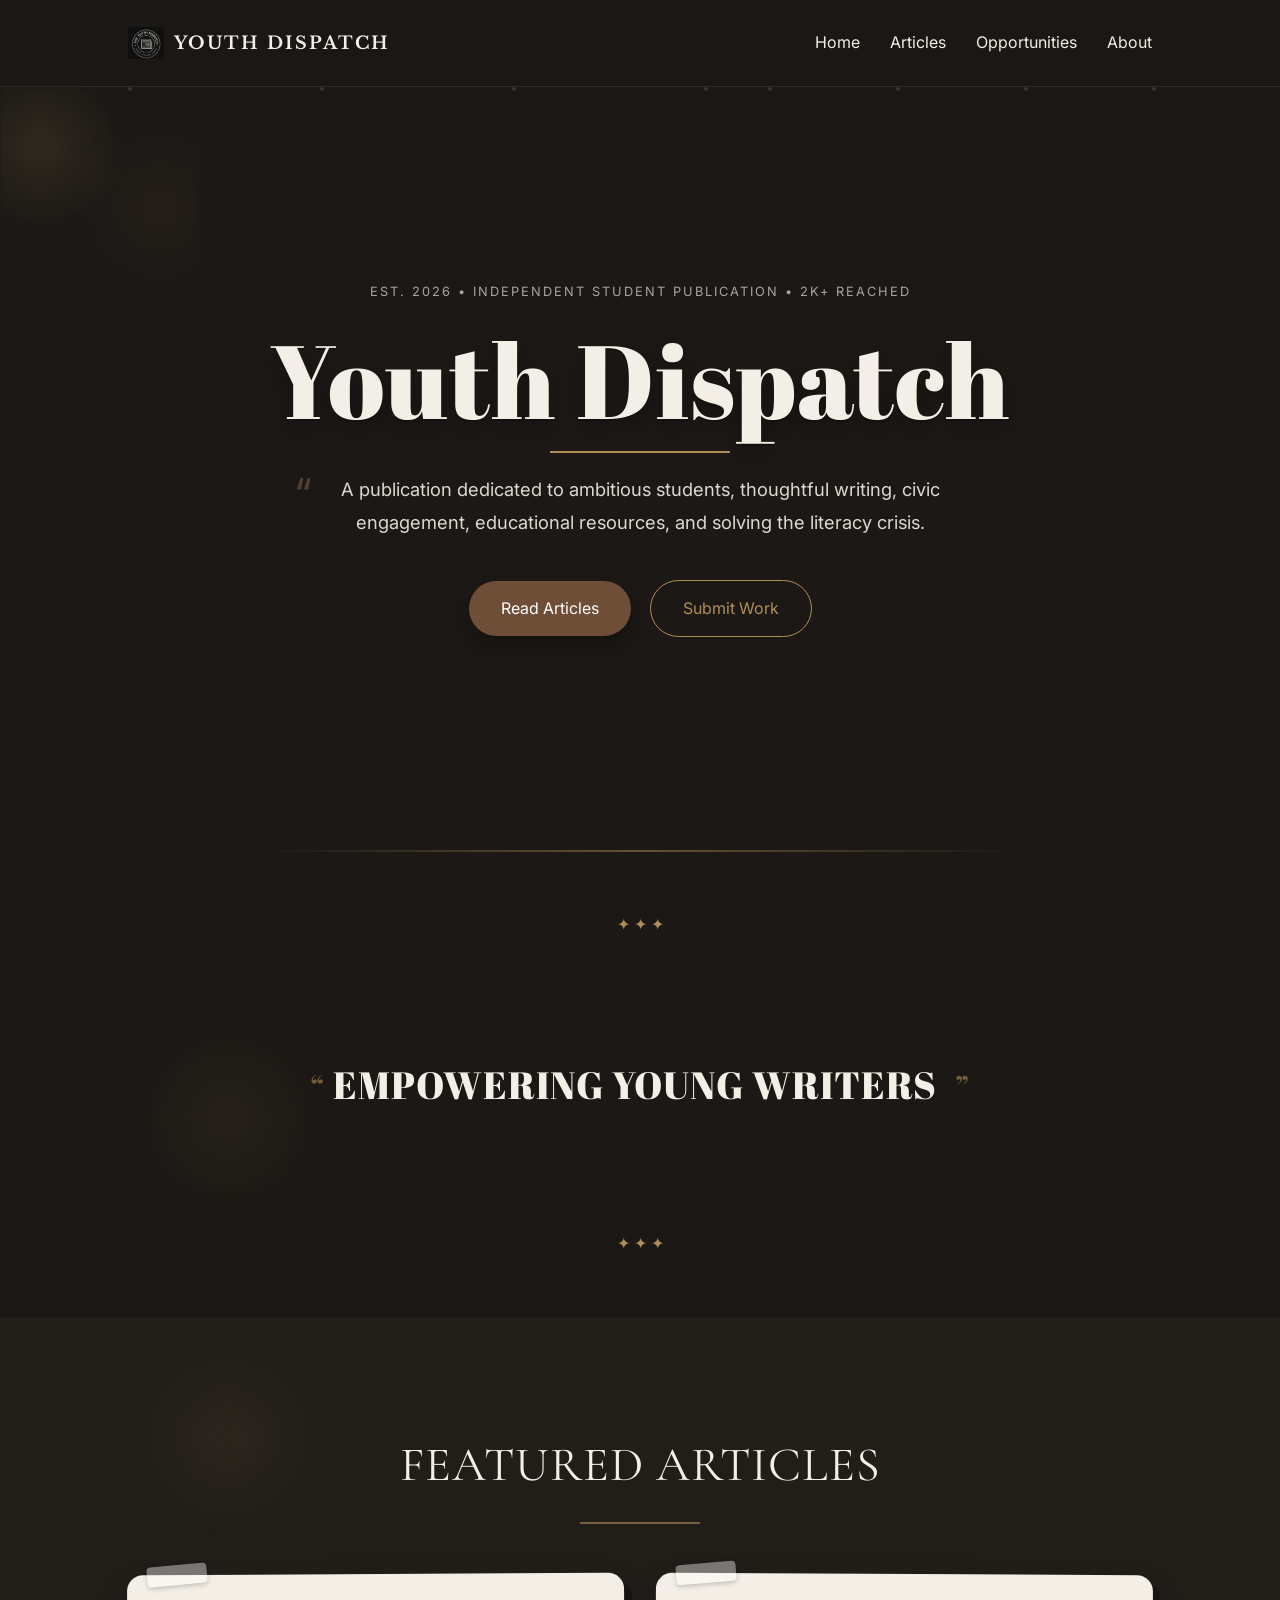
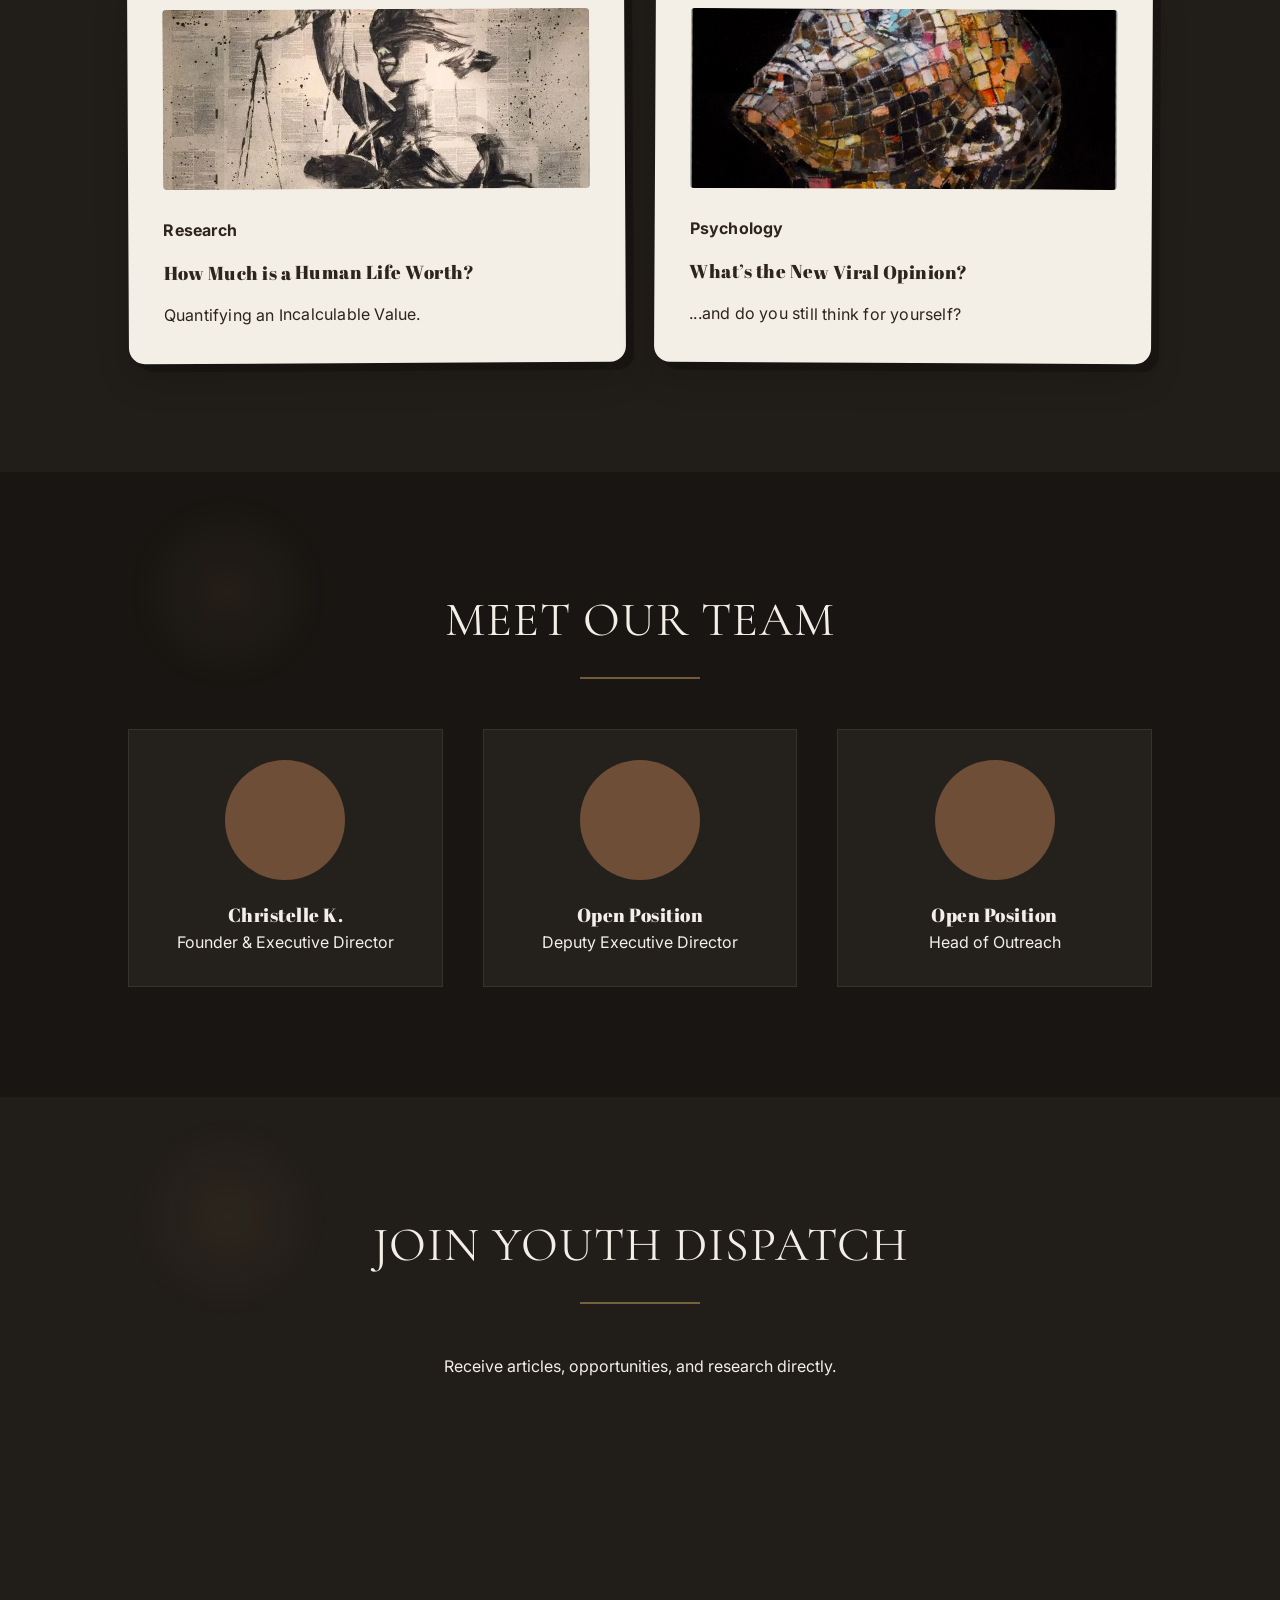
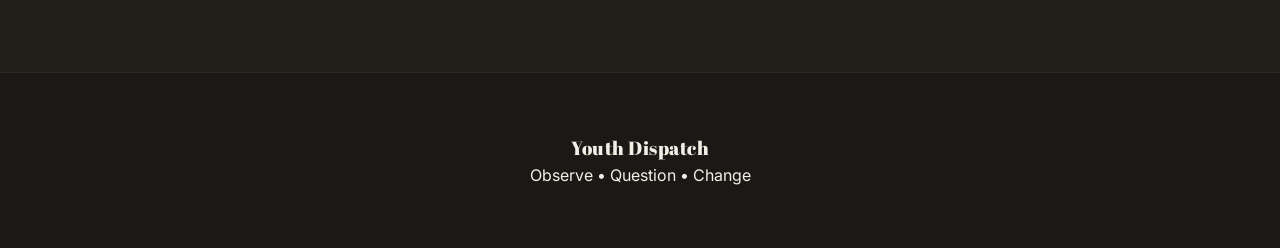
<file: index.html>
<!DOCTYPE html>
<html lang="en">
<head>
<meta charset="UTF-8">
<meta name="viewport" content="width=device-width, initial-scale=1.0">
    
<title>Youth Dispatch</title>

<link rel="stylesheet" href="style.css">
    
<link href="https://fonts.googleapis.com/css2?family=Abril+Fatface&display=swap" rel="stylesheet">
<link href="https://fonts.googleapis.com/css2?family=Cormorant+Garamond:wght@400;500;600;700&family=Libre+Baskerville:wght@400;700&family=Inter:wght@300;400;500&display=swap" rel="stylesheet">
<link href="https://fonts.googleapis.com/css2?family=Abril+Fatface&display=swap" rel="stylesheet">
</head>

<body>

<nav>
    <div class="logo-container">
    <img src="images/logo.png" class="logo-img">
    <div class="logo">YOUTH DISPATCH</div>
</div>

    <ul>
        <li><a href="index.html">Home</a></li>
<li><a href="articles.html">Articles</a></li>
<li><a href="opportunities.html">Opportunities</a></li>
<li><a href="about.html">About</a></li>
    </ul>
</nav>

<section class="hero">
<div class="particles">
  <span></span>
  <span></span>
  <span></span>
  <span></span>
  <span></span>
  <span></span>
  <span></span>
  <span></span>
</div>
    <div class="hero-content">

        <p class="edition">
 EST. 2026 • INDEPENDENT STUDENT PUBLICATION • 2K+ REACHED
</p>
        <h1>
           Youth Dispatch
        </h1>

        <p class="subtitle">
            A publication dedicated to ambitious students,
            thoughtful writing, civic engagement,
            educational resources, and solving the literacy crisis.
        </p>

<div class="hero-buttons">
    <a href="articles.html" class="btn">Read Articles</a> 
    <a href="submit.html" class="outline-btn">Submit Work</a> 
</div>
    </div>

</section>
    
<div class="divider">
✦ ✦ ✦
</div>
    
<section class="quote">

    <h2>
    Empowering Young Writers
    </h2>

</section>
    
<div class="divider">
✦ ✦ ✦
</div>
    
<section class="featured reveal">

    <h2>Featured Articles</h2>

    <div class="cards">

       <div class="cards">

    <a href="articles/human-life-value.html" class="card">
        <img src="images/life-worth.jpg" class="article-thumb">
        <span>Research</span>
        <h3>How Much is a Human Life Worth?</h3>
        <p>Quantifying an Incalculable Value.</p>
    </a>

    <a href="articles/viral-opinion.html" class="card">
        <img src="images/viral-opinion.jpg" class="article-thumb">
        <span>Psychology</span>
        <h3>What’s the New Viral Opinion?</h3>
        <p>...and do you still think for yourself?</p>
    </a>

</div>

</section>


<section class="contributors reveal">

    <h2>Meet Our Team</h2>

    <div class="contributors-grid">

        <div class="person">
            <div class="circle"></div>
            <h3>Christelle K.</h3>
            <p>Founder & Executive Director</p>
        </div>

        <div class="person">
            <div class="circle"></div>
            <h3>Open Position</h3>
            <p>Deputy Executive Director</p>
        </div>

        <div class="person">
            <div class="circle"></div>
            <h3>Open Position</h3>
            <p>Head of Outreach</p>
        </div>
        
    </div>

</section>

<section class="newsletter">

    <h2>Join Youth Dispatch</h2>

    <p>Receive articles, opportunities, and research directly.</p>

    <iframe 
        src="https://theyouthdispatch.substack.com/embed?transparent=1&light=1"
        width="480"
        height="150"
        style="border: 0; background: transparent"
        frameborder="0"
        scrolling="no">
    </iframe>

</section>

<footer>

    <h3>Youth Dispatch</h3>

    <p>
        Observe • Question • Change
    </p>

</footer>
<script>
const reveals = document.querySelectorAll(".reveal");

window.addEventListener("scroll", () => {
    for (let el of reveals){
        const top = el.getBoundingClientRect().top;
        const windowHeight = window.innerHeight;

        if(top < windowHeight - 100){
            el.classList.add("active");
        }
    }
});
</script>

</body>
</html>
</file>
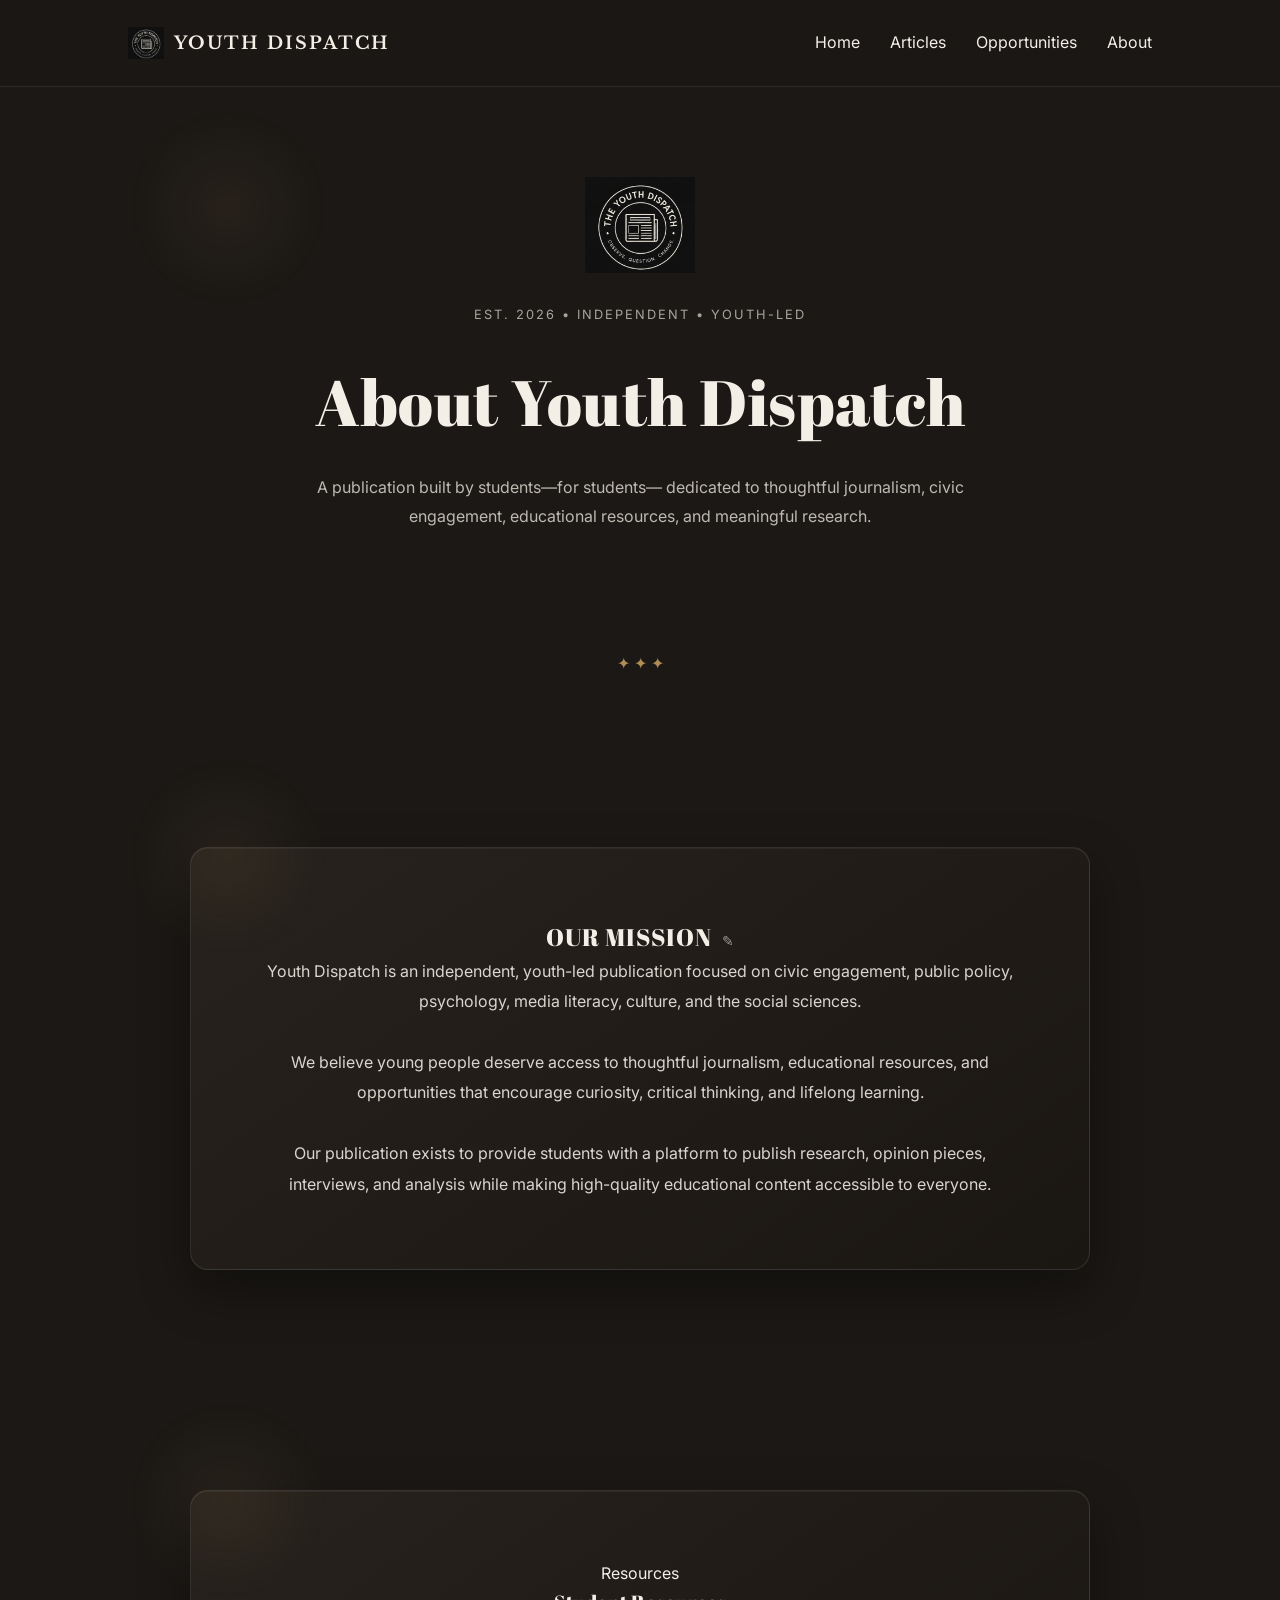
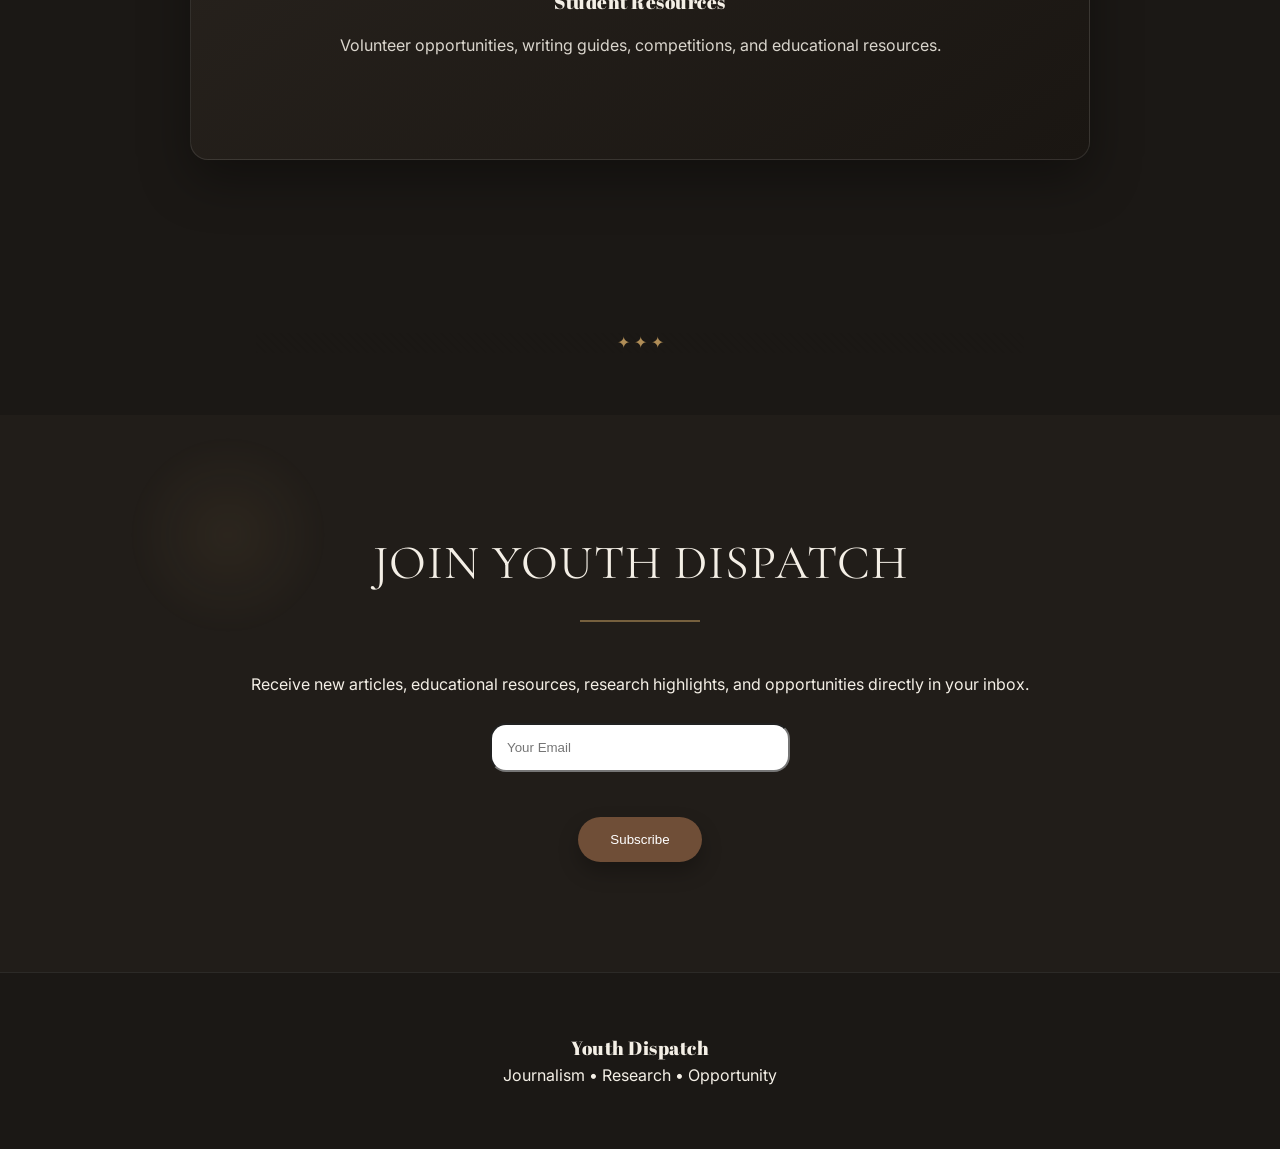
<file: about.html>
<!DOCTYPE html>
<html lang="en">
<head>
<meta charset="UTF-8">
<meta name="viewport" content="width=device-width, initial-scale=1.0">

<title>About | Youth Dispatch</title>

<link rel="stylesheet" href="style.css">

<link href="https://fonts.googleapis.com/css2?family=Abril+Fatface&display=swap" rel="stylesheet">
<link href="https://fonts.googleapis.com/css2?family=Cormorant+Garamond:wght@400;500;600;700&family=Libre+Baskerville:wght@400;700&family=Inter:wght@300;400;500&display=swap" rel="stylesheet">
</head>

<body>

<!-- NAVIGATION -->

<nav>
    <div class="logo-container">
    <img src="images/logo.png" class="logo-img">
    <div class="logo">YOUTH DISPATCH</div>
</div>

    <ul>
        <li><a href="index.html">Home</a></li>
<li><a href="articles.html">Articles</a></li>
<li><a href="opportunities.html">Opportunities</a></li>
<li><a href="about.html">About</a></li>
    </ul>
</nav>


<!-- HERO -->

<section style="text-align:center; padding:90px 10% 60px;">

    <img
        src="images/logo.png"
        style="width:110px; margin-bottom:25px;"
        alt="The Youth Dispatch Logo">

    <p class="edition">
        EST. 2026 • INDEPENDENT • YOUTH-LED
    </p>

    <h1 style="font-size:4rem;">
        About Youth Dispatch
    </h1>

    <p style="max-width:700px; margin:20px auto 0; opacity:.75; line-height:1.8;">

        A publication built by students—for students—
        dedicated to thoughtful journalism, civic engagement,
        educational resources, and meaningful research.

    </p>

</section>


<div class="divider">
✦ ✦ ✦
</div>


<!-- MISSION -->

<section>

<div class="opportunity-card">

<h2>Our Mission</h2>

<p style="max-width:760px; margin:auto; line-height:1.9;">

Youth Dispatch is an independent, youth-led publication focused on civic
engagement, public policy, psychology, media literacy, culture,
and the social sciences.

<br><br>

We believe young people deserve access to thoughtful journalism,
educational resources, and opportunities that encourage curiosity,
critical thinking, and lifelong learning.

<br><br>

Our publication exists to provide students with a platform to publish
research, opinion pieces, interviews, and analysis while making
high-quality educational content accessible to everyone.

</p>

</div>

</section>
    
<section>

 <div class="opportunity-card">
    
<span>Resources</span>

<h3>Student Resources</h3>

<p>

Volunteer opportunities,
writing guides,
competitions,
and educational resources.

</p>

</div>

</section>

<div class="divider">
✦ ✦ ✦
</div>

<!-- NEWSLETTER -->

<section class="newsletter">

<h2>Join Youth Dispatch</h2>

<p>

Receive new articles, educational resources,
research highlights,
and opportunities directly in your inbox.

</p>

<form action="https://formspree.io/f/xojojbgp" method="POST">

<input
type="email"
name="email"
placeholder="Your Email"
required>

<br><br>

<button class="btn" type="submit">

Subscribe

</button>

</form>

</section>


<!-- FOOTER -->

<footer>

<h3>Youth Dispatch</h3>

<p>

Journalism • Research • Opportunity

</p>

</footer>

</body>
</html>

</body>
</html>
</file>
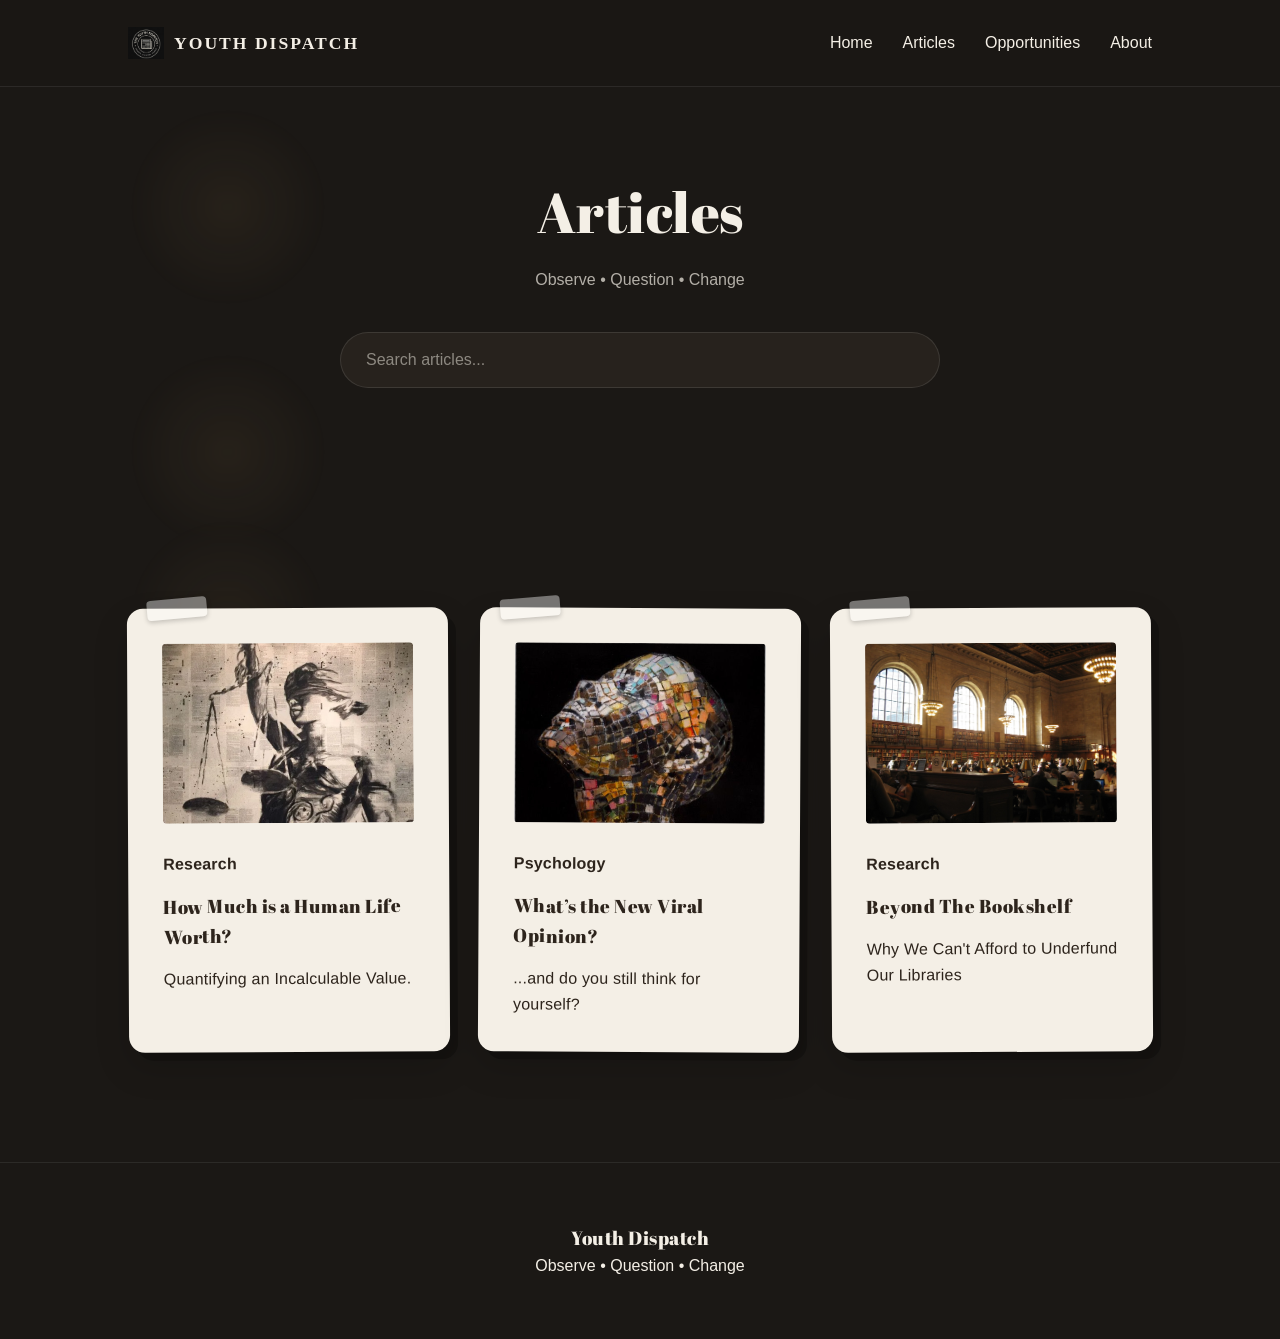
<file: articles.html>
<!DOCTYPE html>
<html lang="en">
<head>
<meta charset="UTF-8">
<meta name="viewport" content="width=device-width, initial-scale=1.0">

<title>Articles | Youth Dispatch</title>

<link rel="stylesheet" href="style.css">
<link href="https://fonts.googleapis.com/css2?family=Abril+Fatface&display=swap" rel="stylesheet">
<link href="https://fonts.googleapis.com/css2?family=Cormorant+Garamond:wght@400;500;600;700&display=swap" rel="stylesheet">
</head>

<body>

<!-- NAV (same as homepage so everything connects) -->
<nav>
    <div class="logo-container">
    <img src="images/logo.png" class="logo-img">
    <div class="logo">YOUTH DISPATCH</div>
</div>

    <ul>
        <li><a href="index.html">Home</a></li>
<li><a href="articles.html">Articles</a></li>
<li><a href="opportunities.html">Opportunities</a></li>
<li><a href="about.html">About</a></li>
    </ul>
</nav>

<!-- HEADER -->
<section style="text-align:center; padding:80px 10% 40px;">
    <h1 style="font-size:3.5rem;">Articles</h1>
    <p style="opacity:0.7; margin-top:10px;">
        Observe • Question • Change
    </p>
</section>

<!-- SEARCH FUNCTION (optional but nice later) -->
<section style="padding-top:0; text-align:center;">

    <input
        type="text"
        id="articleSearch"
        class="search-bar"
        placeholder="Search articles..."
    >

</section>
    
<!-- ARTICLES GRID -->
<section>

<div class="cards">

    <!-- ARTICLE CARD -->
    <a href="articles/human-life-value.html" class="card">
        <img src="images/life-worth.jpg" class="article-thumb">
        <span>Research</span>
        <h3>How Much is a Human Life Worth?</h3>
        <p>Quantifying an Incalculable Value.</p>
    </a>

    <a href="articles/viral-opinion.html" class="card">
        <img src="images/viral-opinion.jpg" class="article-thumb">
        <span>Psychology</span>
        <h3>What’s the New Viral Opinion?</h3>
        <p>...and do you still think for yourself?</p>
    </a>

 <a href="articles/public-libraries.html" class="card">
        <img src="images/public-libraries.jpg" class="article-thumb">
        <span>Research</span>
        <h3>Beyond The Bookshelf</h3>
        <p>Why We Can't Afford to Underfund Our Libraries</p>
    </a>
    
</div>

</section>

<footer>
    <h3>Youth Dispatch</h3>
    <p>Observe • Question • Change</p>
</footer>
    
<script>

const searchInput = document.getElementById("articleSearch");

searchInput.addEventListener("keyup", function(){

    const searchTerm = this.value.toLowerCase();

    const cards = document.querySelectorAll(".card");

    cards.forEach(card => {

        const text = card.textContent.toLowerCase();

        if(text.includes(searchTerm)){
            card.style.display = "block";
        } else {
            card.style.display = "none";
        }

    });

});

</script>
    
</body>
</html>
</file>
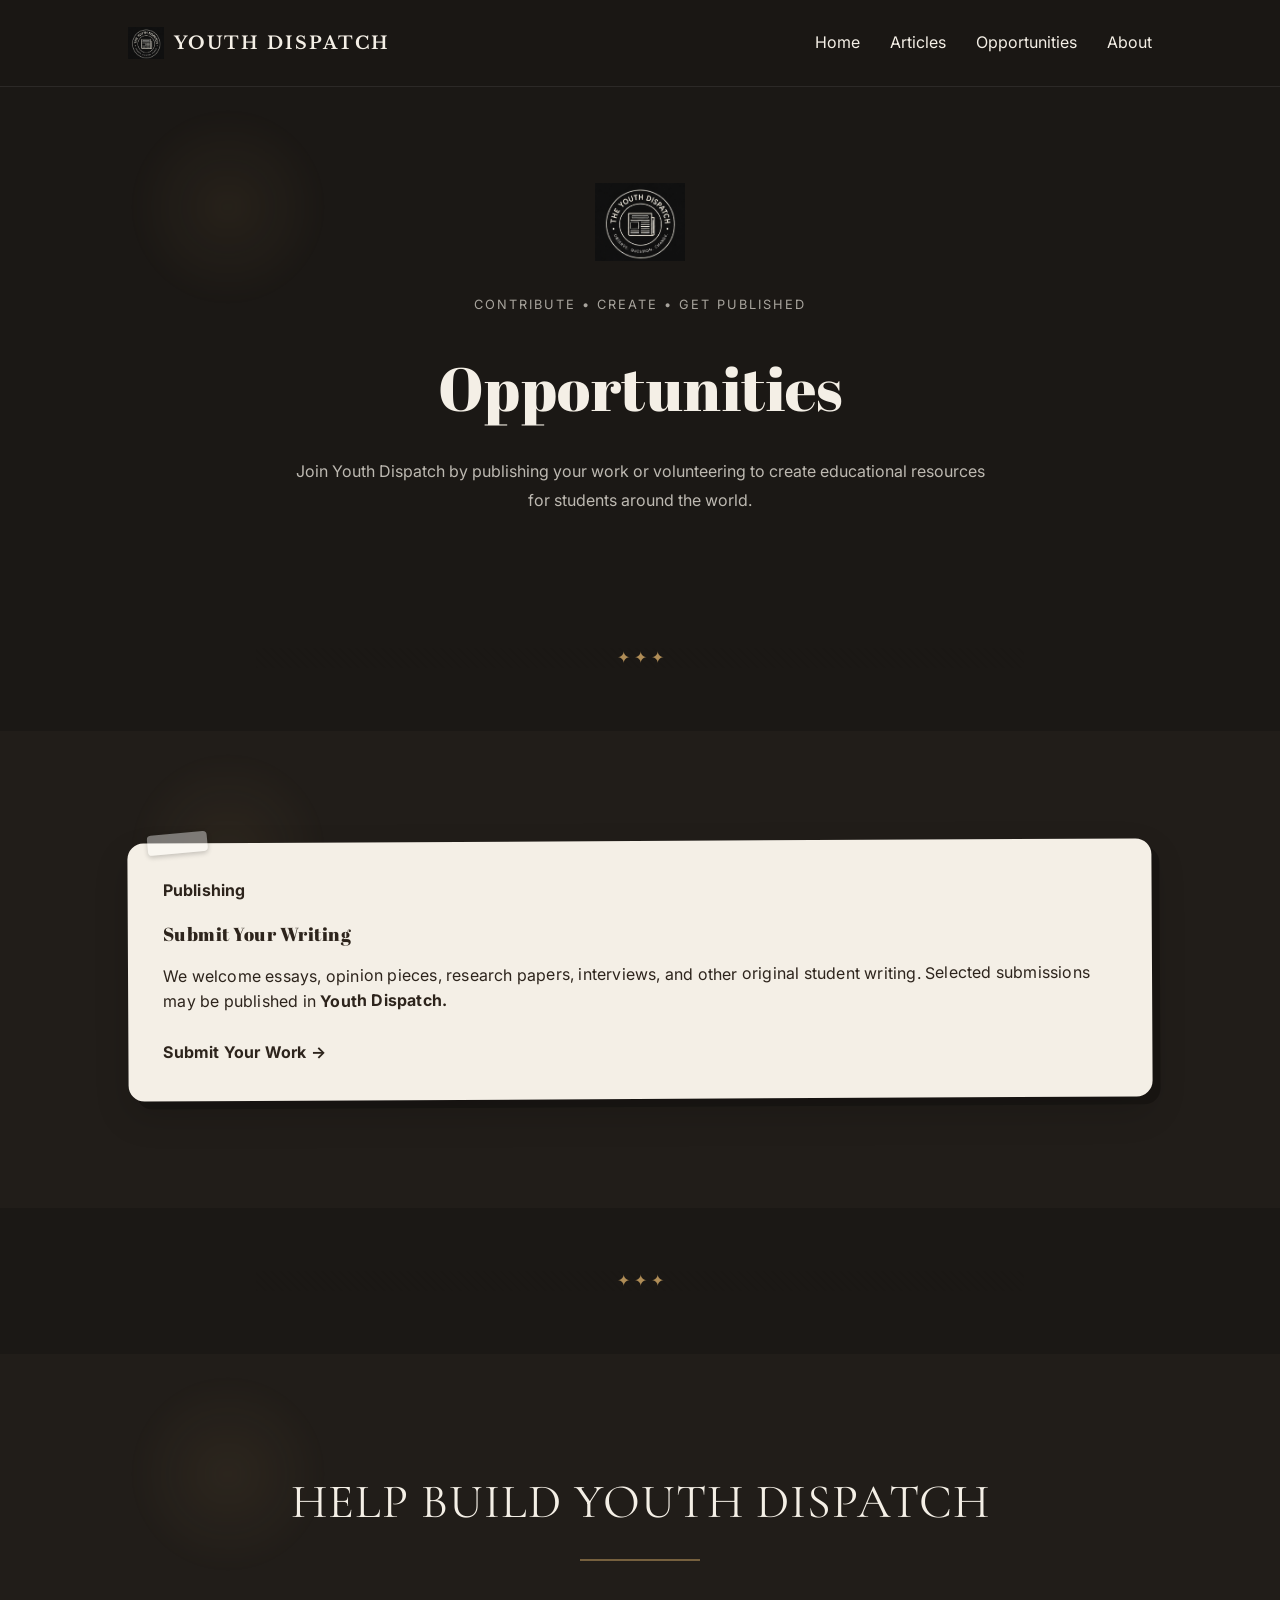
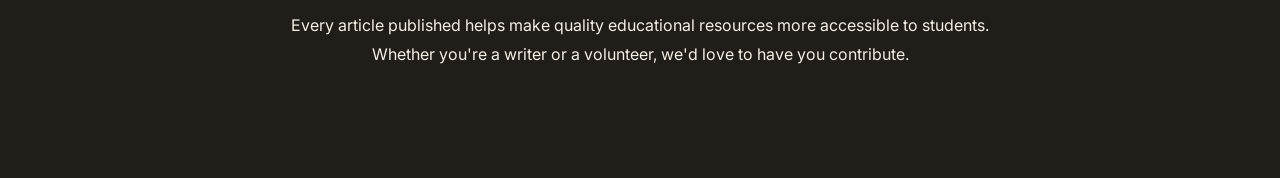
<file: opportunities.html>
<!DOCTYPE html>
<html lang="en">
<head>
<meta charset="UTF-8">
<meta name="viewport" content="width=device-width, initial-scale=1.0">

<title>Opportunities | Youth Dispatch</title>

<link rel="stylesheet" href="style.css">

<link href="https://fonts.googleapis.com/css2?family=Abril+Fatface&display=swap" rel="stylesheet">
<link href="https://fonts.googleapis.com/css2?family=Cormorant+Garamond:wght@400;500;600;700&family=Libre+Baskerville:wght@400;700&family=Inter:wght@300;400;500&display=swap" rel="stylesheet">
</head>

<body>

<nav>
    <div class="logo-container">
    <img src="images/logo.png" class="logo-img">
    <div class="logo">YOUTH DISPATCH</div>
</div>

    <ul>
        <li><a href="index.html">Home</a></li>
<li><a href="articles.html">Articles</a></li>
<li><a href="opportunities.html">Opportunities</a></li>
<li><a href="about.html">About</a></li>
    </ul>
</nav>
<!-- HERO -->

<section style="text-align:center; padding:90px 10% 50px;">

    <img src="images/logo.png" class="logo-img" style="width:90px; height:90px; margin-bottom:20px;">

    <p class="edition">
        CONTRIBUTE • CREATE • GET PUBLISHED
    </p>

    <h1 style="font-size:3.8rem;">
        Opportunities
    </h1>

    <p style="max-width:700px; margin:20px auto; opacity:.75; line-height:1.8;">
        Join Youth Dispatch by publishing your work or volunteering to create
        educational resources for students around the world.
    </p>

</section>

<div class="divider">✦ ✦ ✦</div>

<!-- OPPORTUNITIES -->

<section class="featured">

    <div class="cards">

        <!-- ARTICLE SUBMISSION -->

        <a href="submit.html" class="card">

            <span>Publishing</span>

            <h3>Submit Your Writing</h3>

            <p>
                We welcome essays, opinion pieces, research papers, interviews,
                and other original student writing. Selected submissions may be
                published in <strong>Youth Dispatch.</strong>
            </p>

            <br>

            <strong>Submit Your Work →</strong>

        </a>

        <!-- FLASHCARD DESIGNER -->


    </div>

</section>

<div class="divider">✦ ✦ ✦</div>

<!-- BOTTOM MESSAGE -->

<section class="newsletter">

    <h2>Help Build Youth Dispatch</h2>

    <p style="max-width:700px; margin:auto; line-height:1.8;">
        Every article published helps make quality
        educational resources more accessible to students. Whether you're a writer
        or a volunteer, we'd love to have you contribute.
    </p>

</section>

</footer>

</body>
</html>
</file>
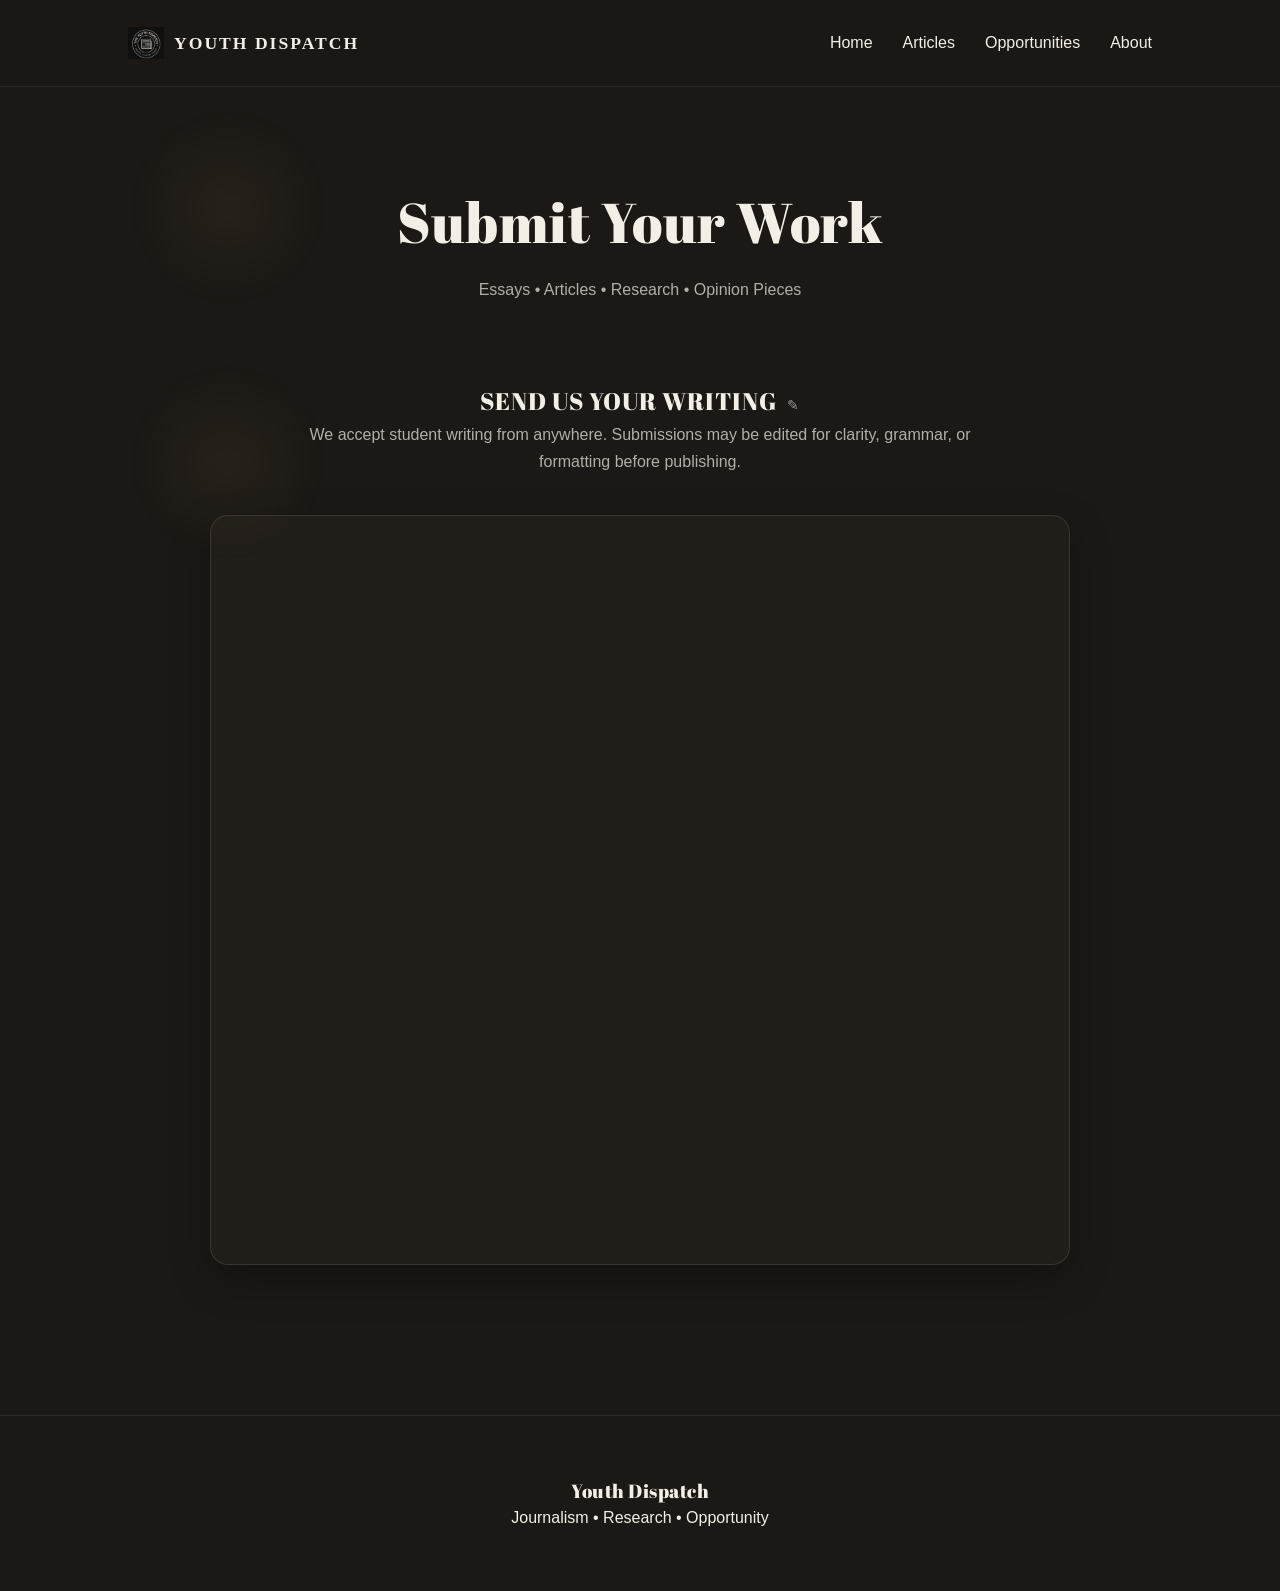
<file: submit.html>
<!DOCTYPE html>
<html lang="en">
<head>
<meta charset="UTF-8">
<meta name="viewport" content="width=device-width, initial-scale=1.0">

<title>Submit Work | Youth Dispatch</title>

<link rel="stylesheet" href="style.css">

<link href="https://fonts.googleapis.com/css2?family=Abril+Fatface&display=swap" rel="stylesheet">
<link href="https://fonts.googleapis.com/css2?family=Cormorant+Garamond:wght@400;500;600;700&display=swap" rel="stylesheet">
</head>

<body>

<!-- NAV -->
<nav>
    <div class="logo-container">
    <img src="images/logo.png" class="logo-img">
    <div class="logo">YOUTH DISPATCH</div>
</div>

    <ul>
        <li><a href="index.html">Home</a></li>
<li><a href="articles.html">Articles</a></li>
<li><a href="opportunities.html">Opportunities</a></li>
<li><a href="about.html">About</a></li>
    </ul>
</nav>

<!-- HEADER -->
<section style="text-align:center; padding:90px 10% 40px;">
    <h1 style="font-size:3.5rem;">Submit Your Work</h1>
    <p style="opacity:0.7; margin-top:10px;">
        Essays • Articles • Research • Opinion Pieces
    </p>
</section>

<!-- SUBMISSION CARD -->
<section style="padding-top:0;">

    <div class="submit-container">

        <h2>Send us your writing</h2>

        <p style="opacity:0.7; max-width:700px; margin:auto; line-height:1.7;">
            We accept student writing from anywhere. Submissions may be edited for clarity,
            grammar, or formatting before publishing.
        </p>

        <!-- GOOGLE FORM GOES HERE -->
        <div class="form-box">

            <iframe
                src="https://docs.google.com/forms/d/e/1FAIpQLScVIh4ir7_RJXL-IfNCzZDbgTo5cVG9ckNU-Hvqu9jnbtK2Vw/viewform?embedded=true"
                width="100%"
                height="700"
                frameborder="0"
                marginheight="0"
                marginwidth="0">
                Loading…
            </iframe>

        </div>

    </div>

</section>

<!-- FOOTER -->
<footer>
    <h3>Youth Dispatch</h3>
    <p>Journalism • Research • Opportunity</p>
</footer>

</body>
</html>
</file>
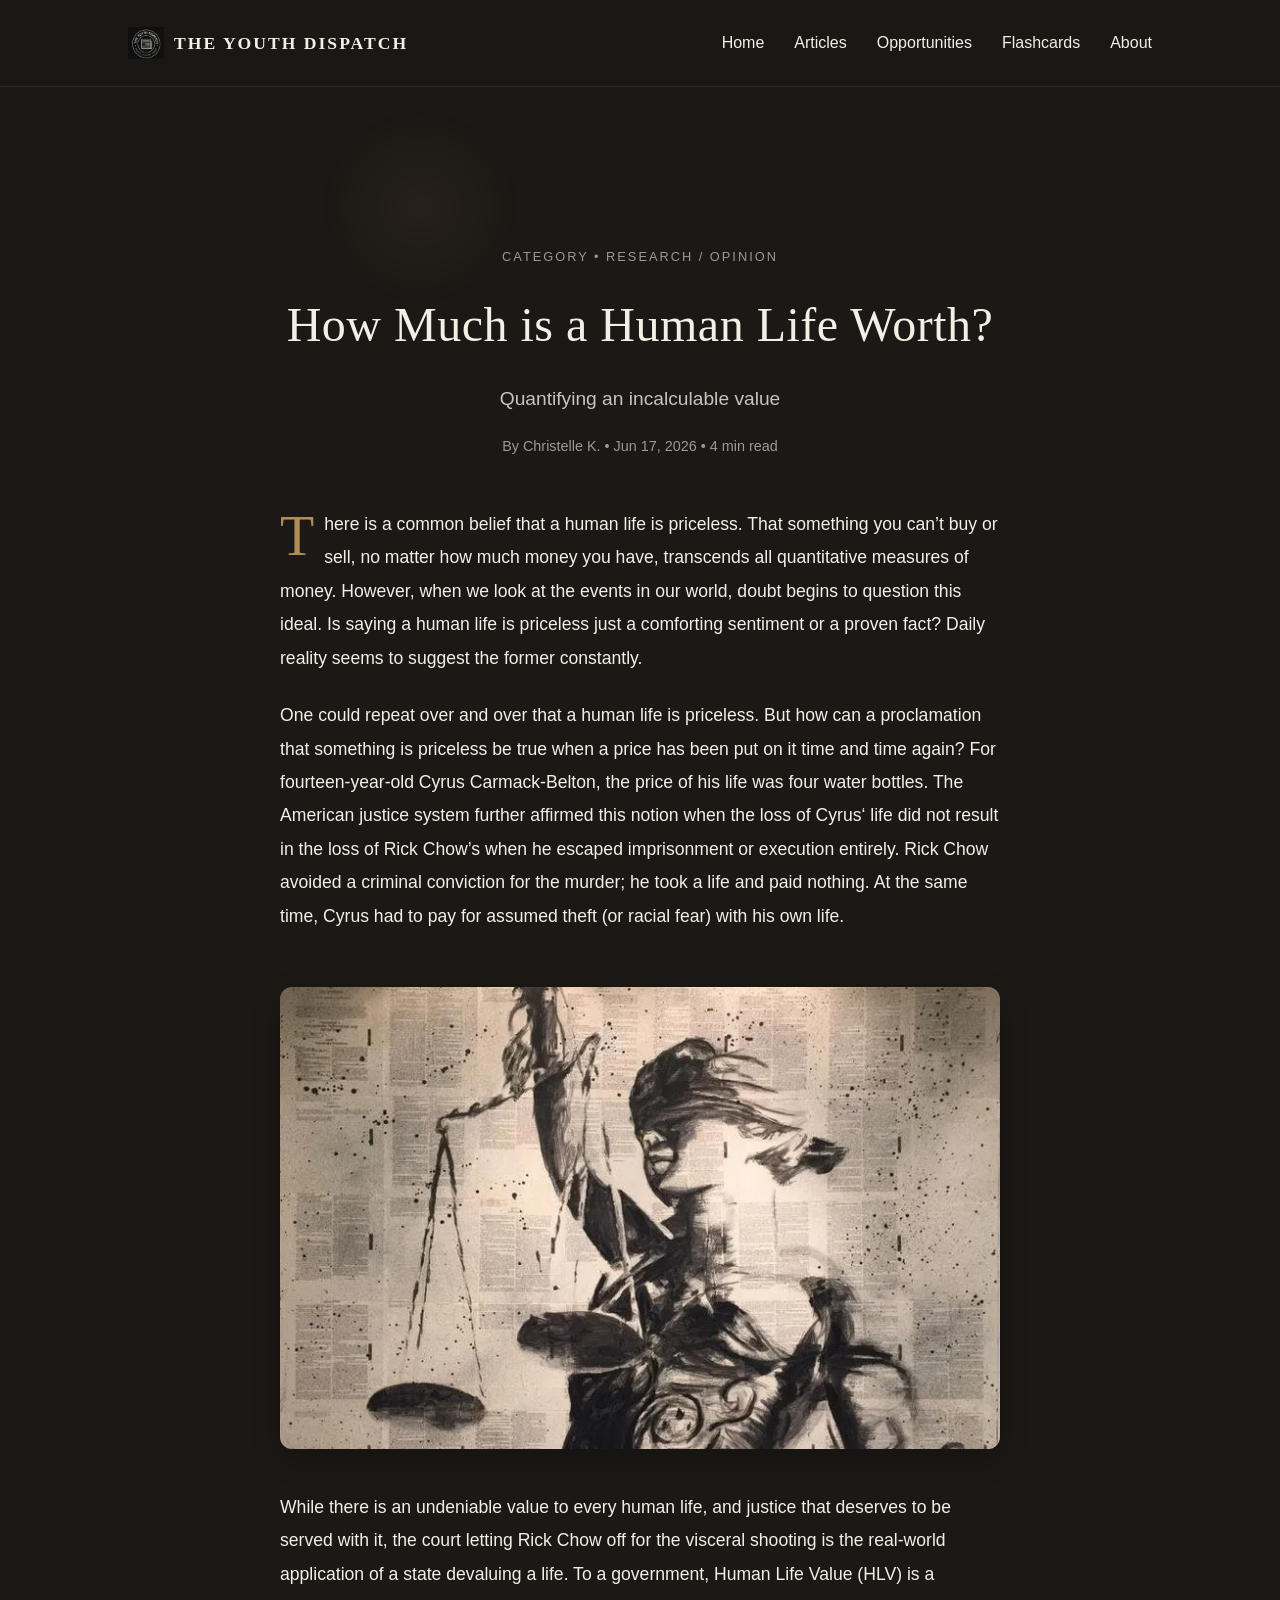
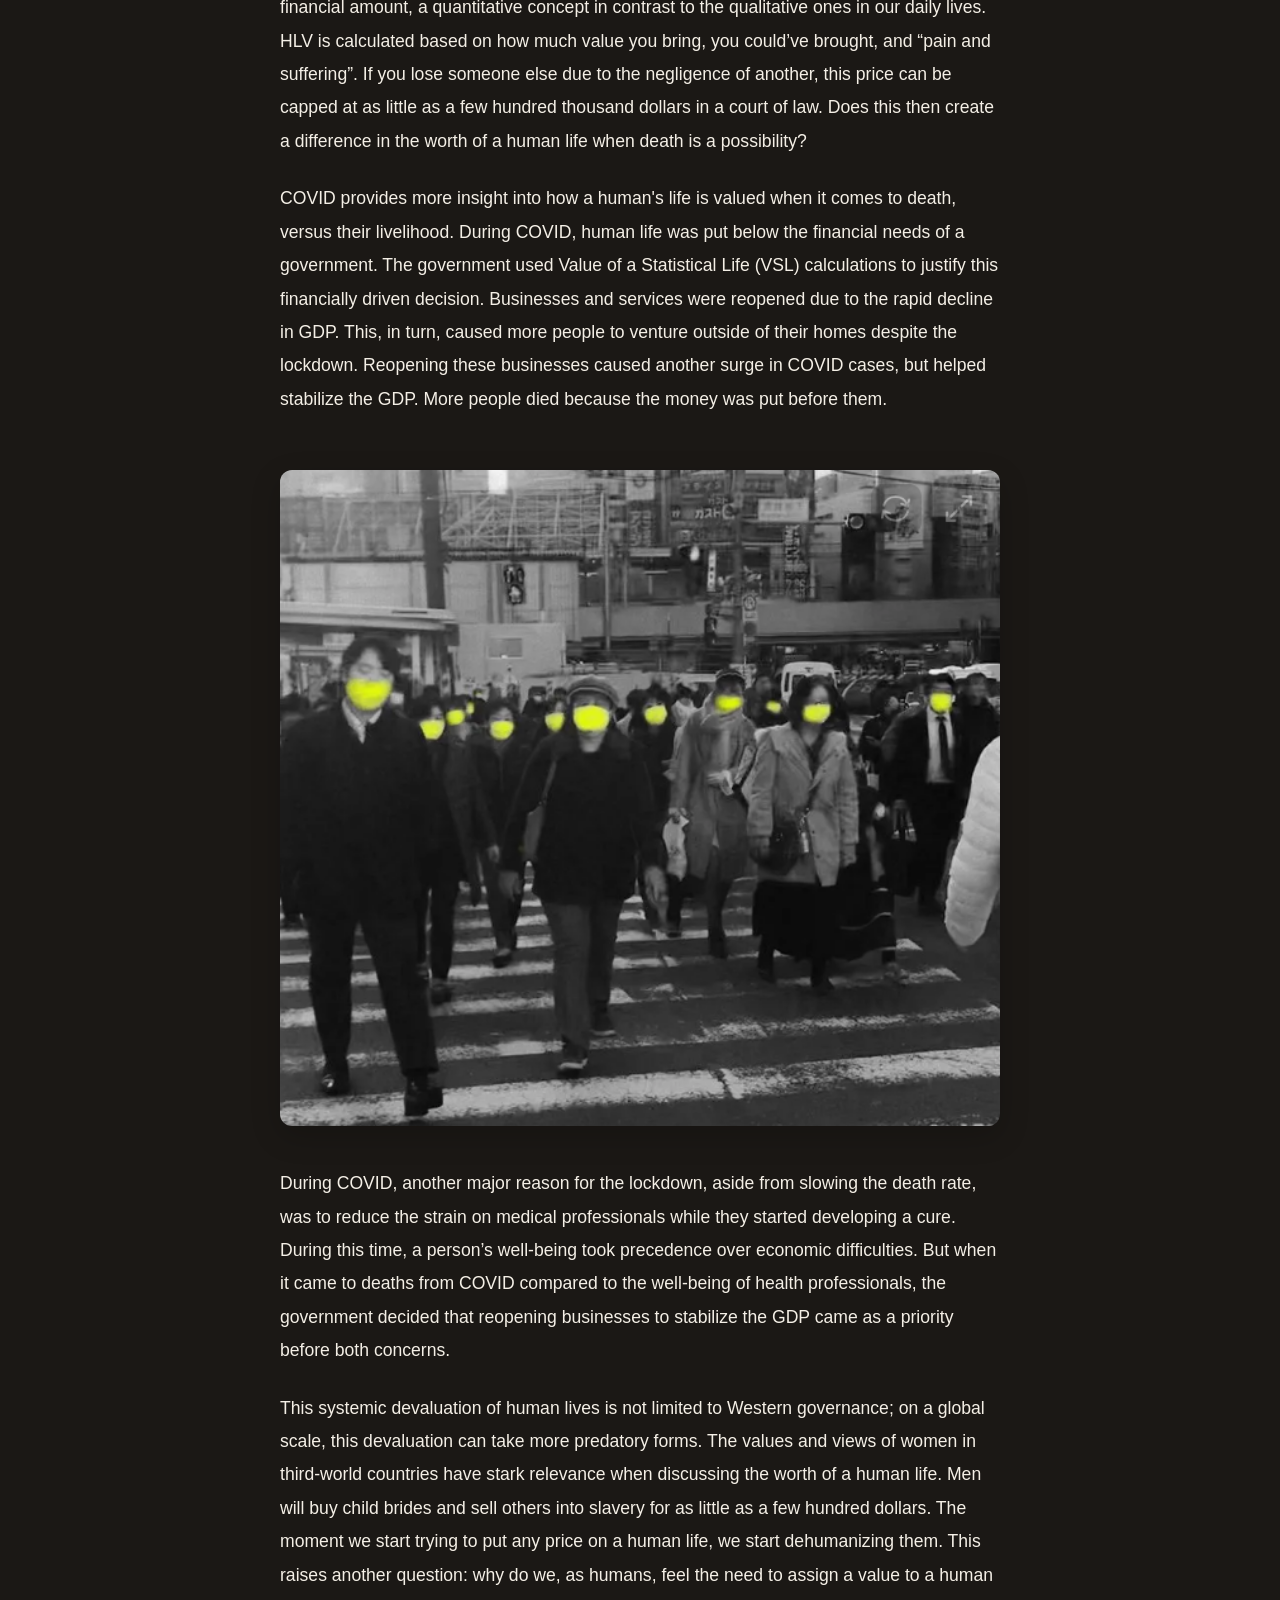
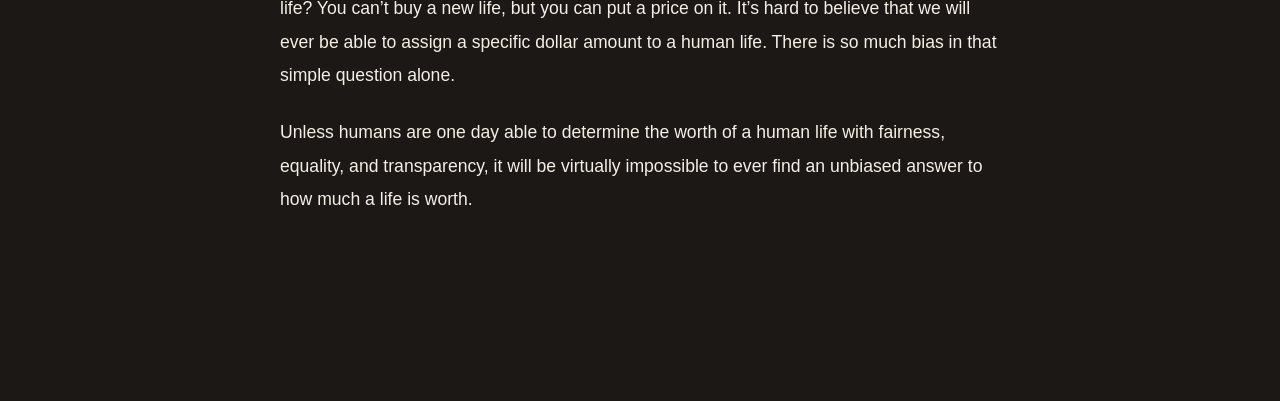
<file: articles/human-life-value.html>
<!DOCTYPE html>
<html lang="en">
<head>
<meta charset="UTF-8">
<meta name="viewport" content="width=device-width, initial-scale=1.0">

<title>Human Life Value</title>

<link rel="stylesheet" href="../style.css">
</head>

<body>

<nav>
    <div class="logo-container">
        <img src="../images/logo.png" class="logo-img">
        <div class="logo">THE YOUTH DISPATCH</div>
    </div>

    <ul>
        <li><a href="../index.html">Home</a></li>
        <li><a href="../articles.html">Articles</a></li>
        <li><a href="../opportunities.html">Opportunities</a></li>
        <li><a href="../flashcards.html">Flashcards</a></li>
        <li><a href="../about.html">About</a></li>
    </ul>
</nav>

<section style="max-width:800px; margin:auto; padding:80px 20px;">

    <!-- ARTICLE CONTAINER -->
<article class="article">

    <!-- HEADER -->
    <header class="article-header">

        <p class="article-category">CATEGORY • RESEARCH / OPINION</p>

        <h1 class="article-title">
            How Much is a Human Life Worth?
        </h1>

        <p class="article-subtitle">
            Quantifying an incalculable value
        </p>

        <div class="article-meta">
            <span>By Christelle K.</span> • <span>Jun 17, 2026</span> • <span>4 min read</span>
        </div>

    </header>

    <!-- BODY -->
    <div class="article-content">

        <p class="dropcap">
            There is a common belief that a human life is priceless. That something you can’t buy or sell, no matter how much money you have, transcends all quantitative measures of money. However, when we look at the events in our world, doubt begins to question this ideal. Is saying a human life is priceless just a comforting sentiment or a proven fact? Daily reality seems to suggest the former constantly.
        </p>

        <p>
            One could repeat over and over that a human life is priceless. But how can a proclamation that something is priceless be true when a price has been put on it time and time again? For fourteen-year-old Cyrus Carmack-Belton, the price of his life was four water bottles. The American justice system further affirmed this notion when the loss of Cyrus‘ life did not result in the loss of Rick Chow’s when he escaped imprisonment or execution entirely. Rick Chow avoided a criminal conviction for the murder; he took a life and paid nothing. At the same time, Cyrus had to pay for assumed theft (or racial fear) with his own life.
        </p>
        
 <!-- INLINE IMAGE -->
        <img src="../images/life-worth.jpg" class="article-image">
        
        <p>
            While there is an undeniable value to every human life, and justice that deserves to be served with it, the court letting Rick Chow off for the visceral shooting is the real-world application of a state devaluing a life. To a government, Human Life Value (HLV) is a financial amount, a quantitative concept in contrast to the qualitative ones in our daily lives. HLV is calculated based on how much value you bring, you could’ve brought, and “pain and suffering”. If you lose someone else due to the negligence of another, this price can be capped at as little as a few hundred thousand dollars in a court of law. Does this then create a difference in the worth of a human life when death is a possibility?
        </p>

        <p>
            COVID provides more insight into how a human's life is valued when it comes to death, versus their livelihood. During COVID, human life was put below the financial needs of a government. The government used Value of a Statistical Life (VSL) calculations to justify this financially driven decision. Businesses and services were reopened due to the rapid decline in GDP. This, in turn, caused more people to venture outside of their homes despite the lockdown. Reopening these businesses caused another surge in COVID cases, but helped stabilize the GDP. More people died because the money was put before them.
        </p>

        <!-- INLINE IMAGE -->
        <img src="../images/life-worth2.jpg" class="article-image">

        <p>
            During COVID, another major reason for the lockdown, aside from slowing the death rate, was to reduce the strain on medical professionals while they started developing a cure. During this time, a person’s well-being took precedence over economic difficulties. But when it came to deaths from COVID compared to the well-being of health professionals, the government decided that reopening businesses to stabilize the GDP came as a priority before both concerns.
        </p>

        <p>
            This systemic devaluation of human lives is not limited to Western governance; on a global scale, this devaluation can take more predatory forms. The values and views of women in third-world countries have stark relevance when discussing the worth of a human life. Men will buy child brides and sell others into slavery for as little as a few hundred dollars. The moment we start trying to put any price on a human life, we start dehumanizing them. This raises another question: why do we, as humans, feel the need to assign a value to a human life? You can’t buy a new life, but you can put a price on it. It’s hard to believe that we will ever be able to assign a specific dollar amount to a human life. There is so much bias in that simple question alone.
        </p>

        <p>
            Unless humans are one day able to determine the worth of a human life with fairness, equality, and transparency, it will be virtually impossible to ever find an unbiased answer to how much a life is worth.
        </p>

    </div>

</article>
        
</section>

</body>
</html>
</file>
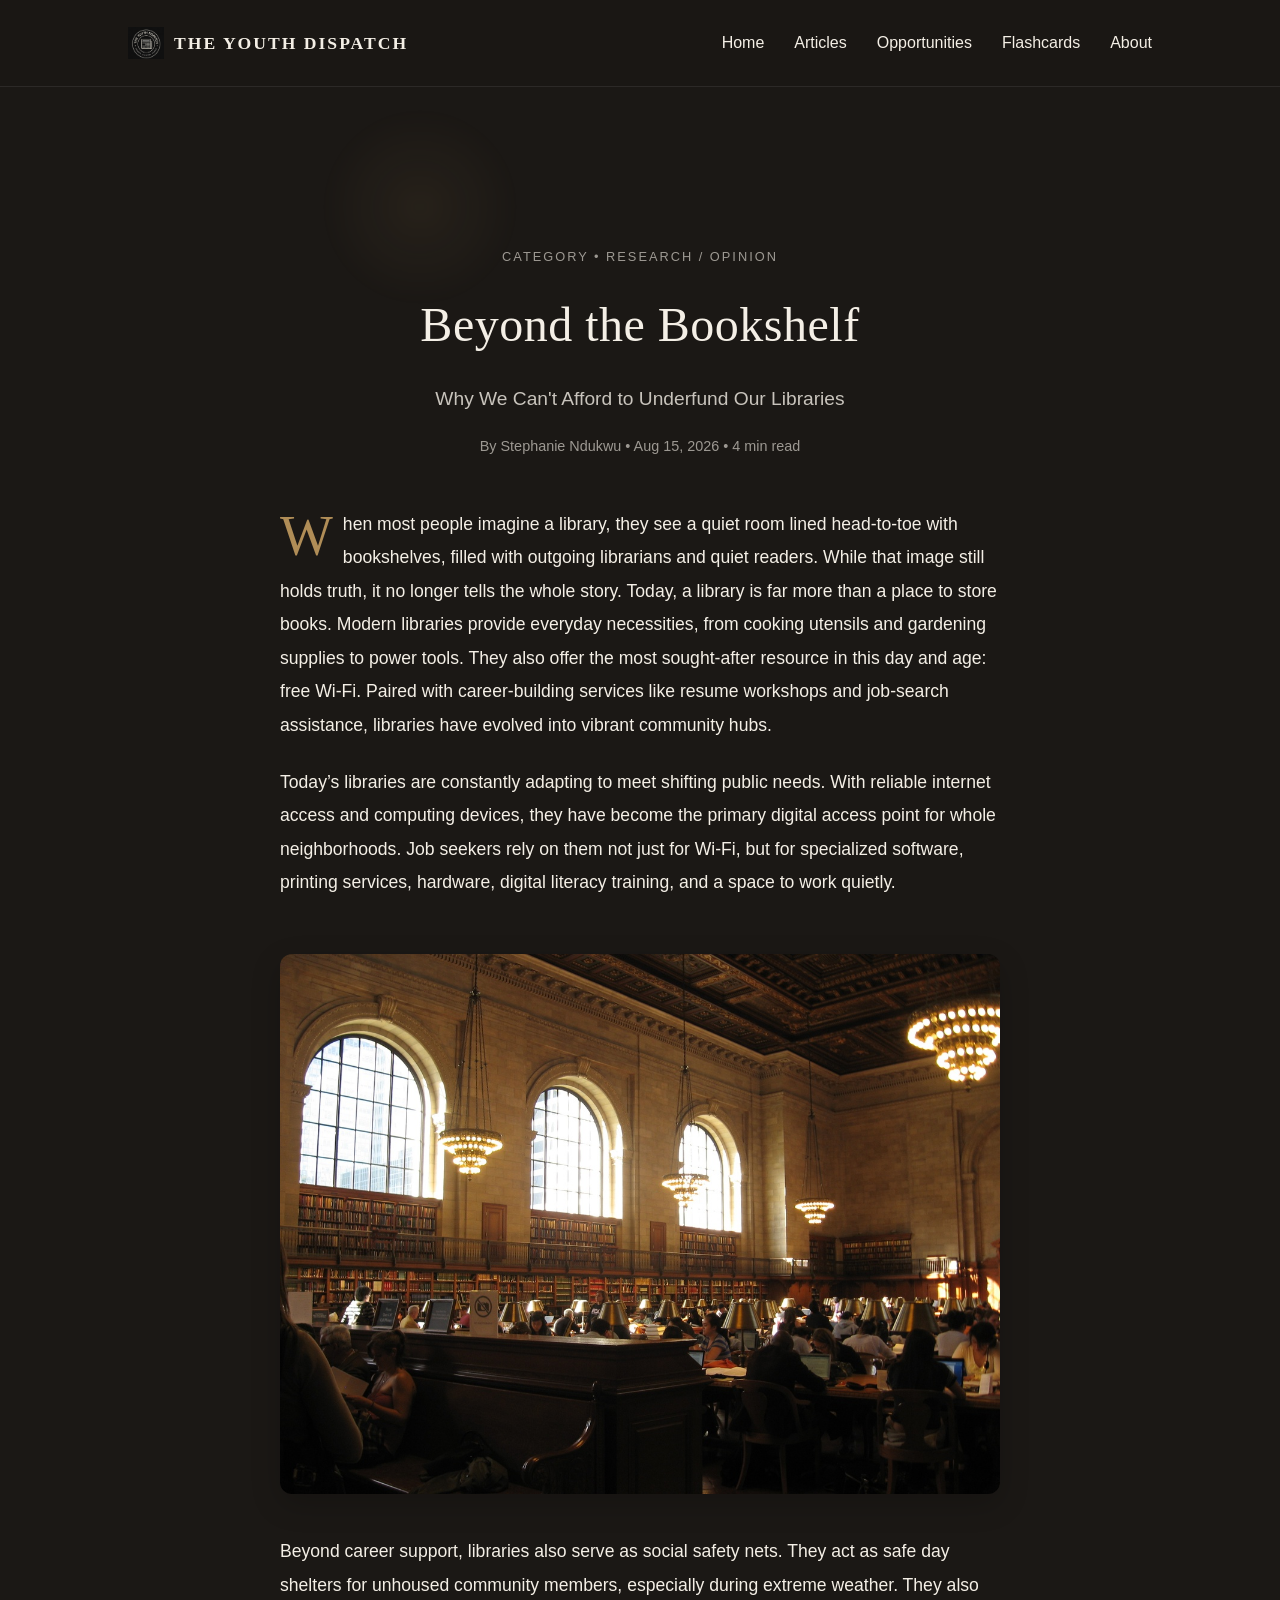
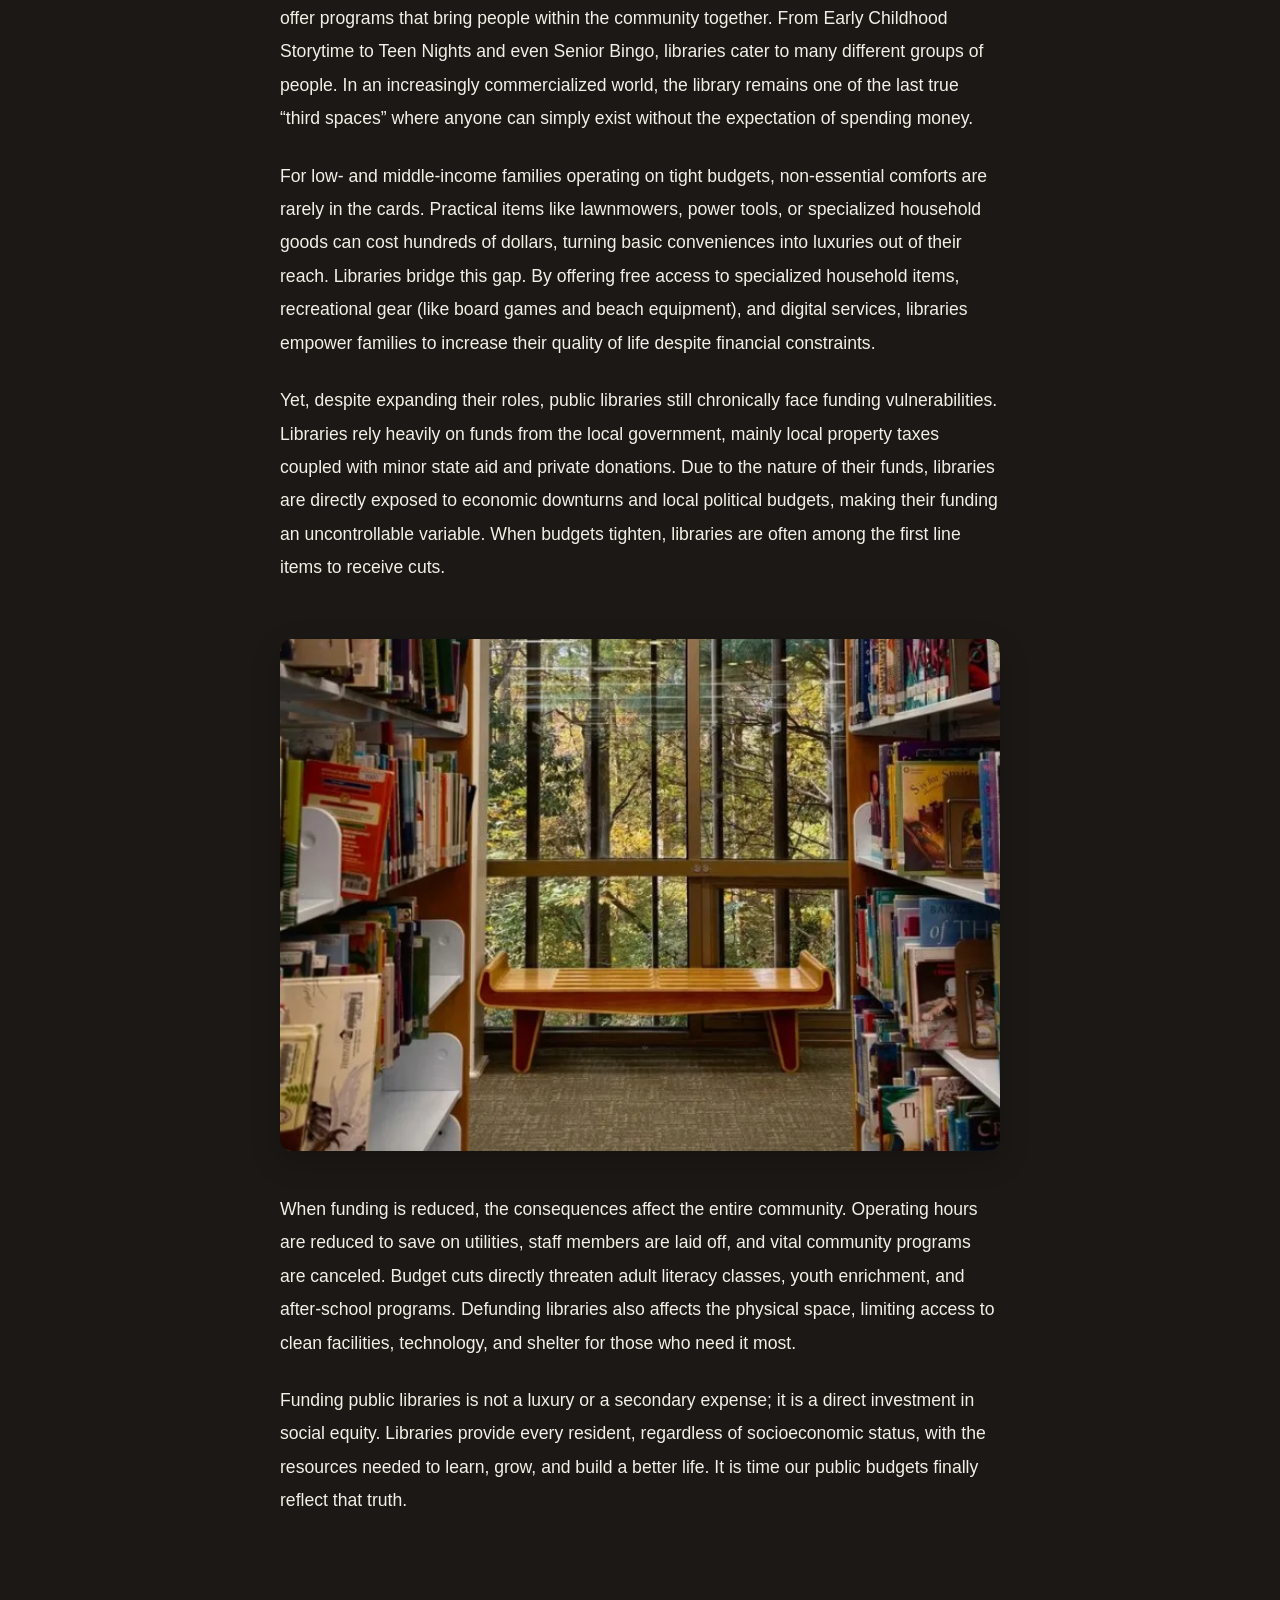
<file: articles/public-libraries.html>
<!DOCTYPE html>
<html lang="en">
<head>
<meta charset="UTF-8">
<meta name="viewport" content="width=device-width, initial-scale=1.0">

<title>Beyond the Bookshelf</title>

<link rel="stylesheet" href="../style.css">
</head>

<body>

<nav>
    <div class="logo-container">
        <img src="../images/logo.png" class="logo-img">
        <div class="logo">THE YOUTH DISPATCH</div>
    </div>

    <ul>
        <li><a href="../index.html">Home</a></li>
        <li><a href="../articles.html">Articles</a></li>
        <li><a href="../opportunities.html">Opportunities</a></li>
        <li><a href="../flashcards.html">Flashcards</a></li>
        <li><a href="../about.html">About</a></li>
    </ul>
</nav>

<section style="max-width:800px; margin:auto; padding:80px 20px;">

    <!-- ARTICLE CONTAINER -->
<article class="article">

    <!-- HEADER -->
    <header class="article-header">

        <p class="article-category">CATEGORY • RESEARCH / OPINION</p>

        <h1 class="article-title">
            Beyond the Bookshelf
        </h1>

        <p class="article-subtitle">
            Why We Can't Afford to Underfund Our Libraries
        </p>

        <div class="article-meta">
            <span>By Stephanie Ndukwu</span> • <span>Aug 15, 2026</span> • <span>4 min read</span>
        </div>

    </header>

    <!-- BODY -->
    <div class="article-content">

        <p class="dropcap">
     When most people imagine a library, they see a quiet room lined head-to-toe with bookshelves, filled with outgoing librarians and quiet readers. While that image still holds truth, it no longer tells the whole story. Today, a library is far more than a place to store books. Modern libraries provide everyday necessities, from cooking utensils and gardening supplies to power tools. They also offer the most sought-after resource in this day and age: free Wi-Fi. Paired with career-building services like resume workshops and job-search assistance, libraries have evolved into vibrant community hubs.
        </p>

        <p>
     Today’s libraries are constantly adapting to meet shifting public needs. With reliable internet access and computing devices, they have become the primary digital access point for whole neighborhoods. Job seekers rely on them not just for Wi-Fi, but for specialized software, printing services, hardware, digital literacy training, and a space to work quietly.
        </p>
        
 <!-- INLINE IMAGE -->
        <img src="../images/public-libraries.jpg" class="article-image">
        
        <p>
     Beyond career support, libraries also serve as social safety nets. They act as safe day shelters for unhoused community members, especially during extreme weather. They also offer programs that bring people within the community together. From Early Childhood Storytime to Teen Nights and even Senior Bingo, libraries cater to many different groups of people. In an increasingly commercialized world, the library remains one of the last true “third spaces” where anyone can simply exist without the expectation of spending money.
        </p>

        <p>
     For low- and middle-income families operating on tight budgets, non-essential comforts are rarely in the cards. Practical items like lawnmowers, power tools, or specialized household goods can cost hundreds of dollars, turning basic conveniences into luxuries out of their reach. Libraries bridge this gap. By offering free access to specialized household items, recreational gear (like board games and beach equipment), and digital services, libraries empower families to increase their quality of life despite financial constraints.
        </p>

        <p>
     Yet, despite expanding their roles, public libraries still chronically face funding vulnerabilities. Libraries rely heavily on funds from the local government, mainly local property taxes coupled with minor state aid and private donations. Due to the nature of their funds, libraries are directly exposed to economic downturns and local political budgets, making their funding an uncontrollable variable. When budgets tighten, libraries are often among the first line items to receive cuts.
        </p>

        <!-- INLINE IMAGE -->
        <img src="../images/public-libraries2.jpg" class="article-image">

        <p>
     When funding is reduced, the consequences affect the entire community. Operating hours are reduced to save on utilities, staff members are laid off, and vital community programs are canceled. Budget cuts directly threaten adult literacy classes, youth enrichment, and after-school programs. Defunding libraries also affects the physical space, limiting access to clean facilities, technology, and shelter for those who need it most. 
        </p>
        <p>
     Funding public libraries is not a luxury or a secondary expense; it is a direct investment in social equity. Libraries provide every resident, regardless of socioeconomic status, with the resources needed to learn, grow, and build a better life. It is time our public budgets finally reflect that truth.
        </p>


    </div>

</article>
        
</section>

</body>
</html>
</file>
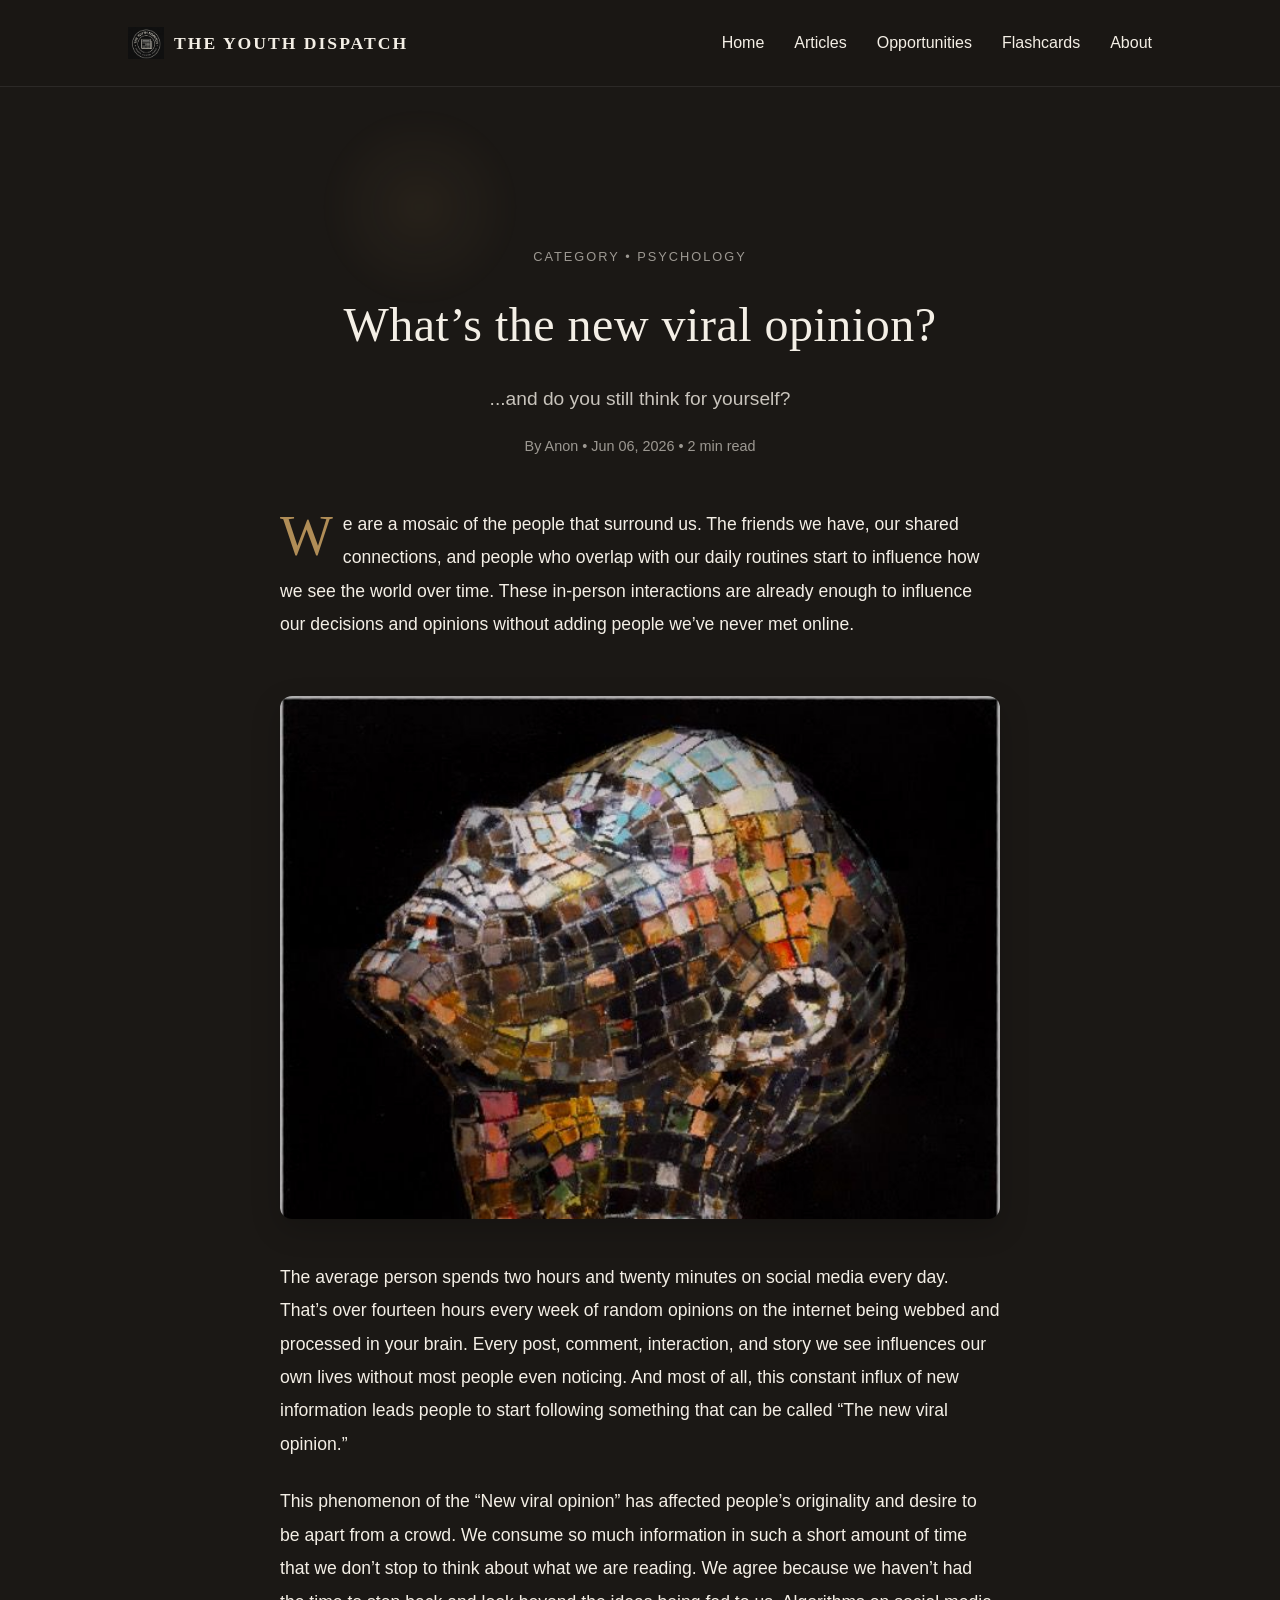
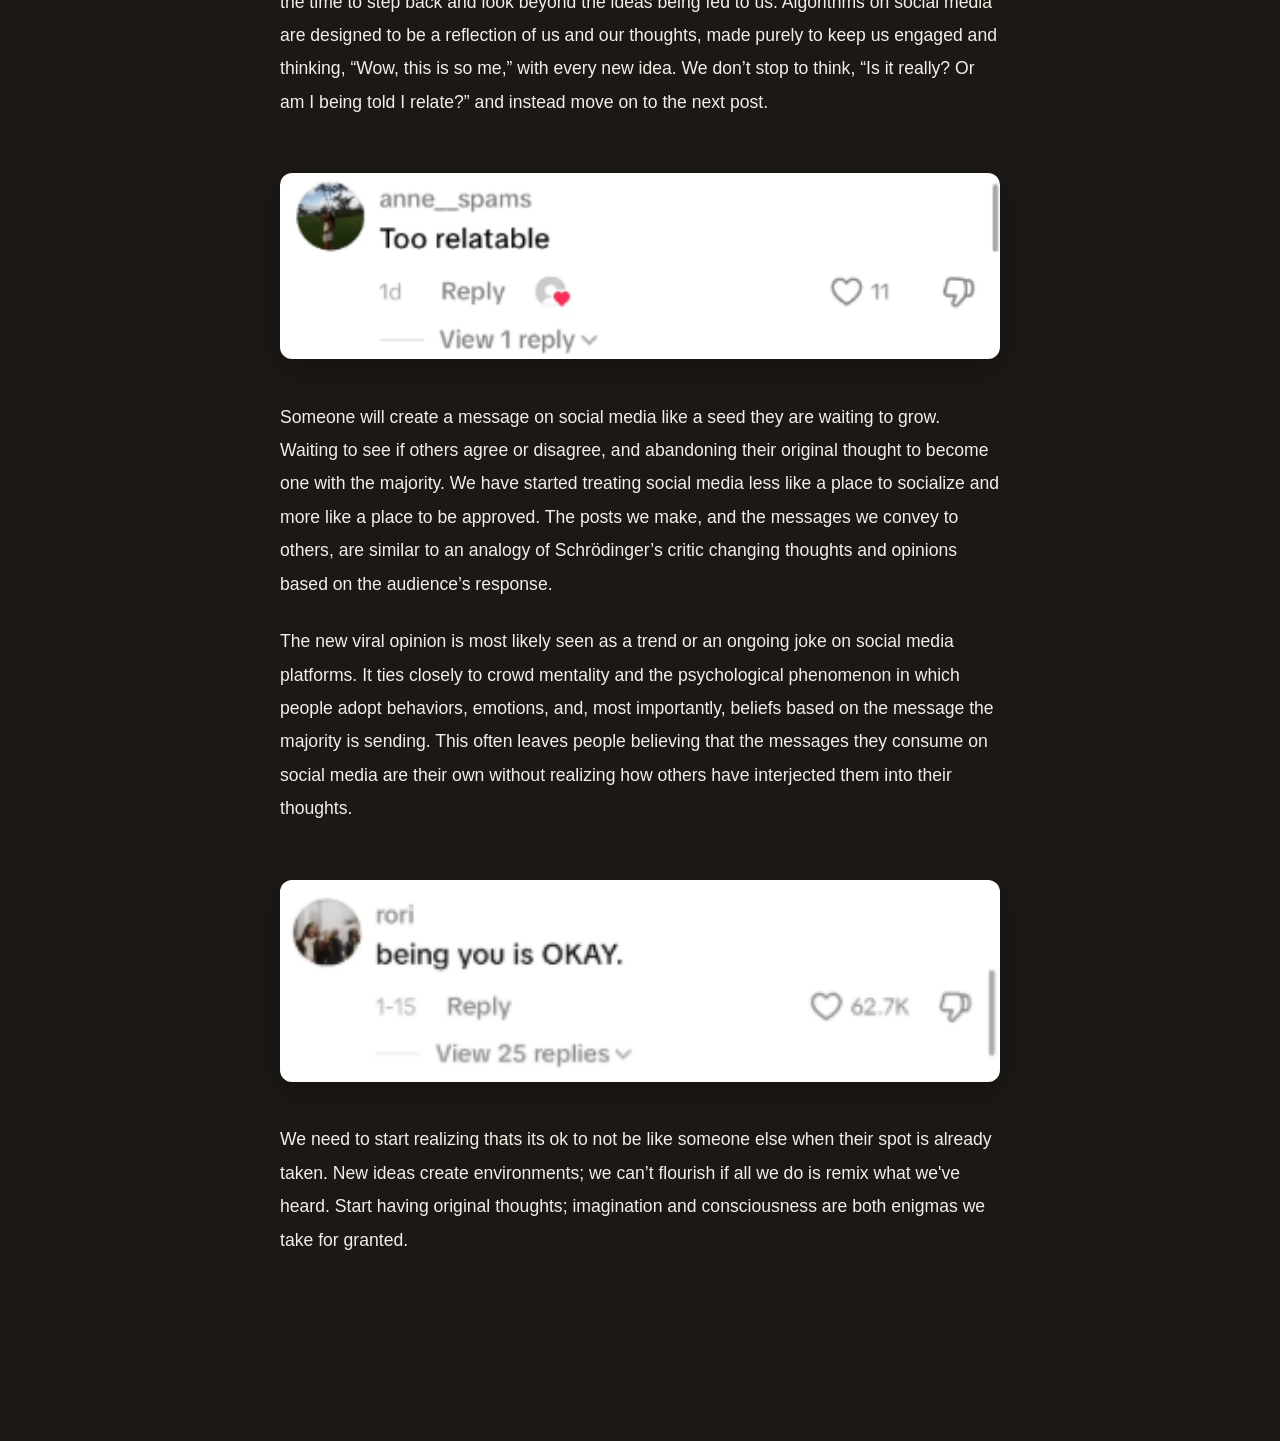
<file: articles/viral-opinion.html>
<!DOCTYPE html>
<html lang="en">
<head>
<meta charset="UTF-8">
<meta name="viewport" content="width=device-width, initial-scale=1.0">

<title>Viral Opinion</title>

<link rel="stylesheet" href="../style.css">
</head>

<body>

<nav>
    <div class="logo-container">
        <img src="../images/logo.png" class="logo-img">
        <div class="logo">THE YOUTH DISPATCH</div>
    </div>

    <ul>
        <li><a href="../index.html">Home</a></li>
        <li><a href="../articles.html">Articles</a></li>
        <li><a href="../opportunities.html">Opportunities</a></li>
        <li><a href="../flashcards.html">Flashcards</a></li>
        <li><a href="../about.html">About</a></li>
    </ul>
</nav>

<section style="max-width:800px; margin:auto; padding:80px 20px;">

    <!-- ARTICLE CONTAINER -->
<article class="article">

    <!-- HEADER -->
    <header class="article-header">

        <p class="article-category">CATEGORY • PSYCHOLOGY</p>

        <h1 class="article-title">
            What’s the new viral opinion?
        </h1>

        <p class="article-subtitle">
            ...and do you still think for yourself?
        </p>

        <div class="article-meta">
            <span>By Anon</span> • <span>Jun 06, 2026</span> • <span>2 min read</span>
        </div>

    </header>

    <!-- BODY -->
    <div class="article-content">

        <p class="dropcap">
            We are a mosaic of the people that surround us. The friends we have, our shared connections, and people who overlap with our daily routines start to influence how we see the world over time. These in-person interactions are already enough to influence our decisions and opinions without adding people we’ve never met online.
        </p>

         <!-- INLINE IMAGE -->
        <img src="../images/viral-opinion.jpg" class="article-image">

        <p>
            The average person spends two hours and twenty minutes on social media every day. That’s over fourteen hours every week of random opinions on the internet being webbed and processed in your brain. Every post, comment, interaction, and story we see influences our own lives without most people even noticing. And most of all, this constant influx of new information leads people to start following something that can be called “The new viral opinion.”
        </p>

        <p>
            This phenomenon of the “New viral opinion” has affected people’s originality and desire to be apart from a crowd. We consume so much information in such a short amount of time that we don’t stop to think about what we are reading. We agree because we haven’t had the time to step back and look beyond the ideas being fed to us. Algorithms on social media are designed to be a reflection of us and our thoughts, made purely to keep us engaged and thinking, “Wow, this is so me,” with every new idea. We don’t stop to think, “Is it really? Or am I being told I relate?” and instead move on to the next post.
        </p>

        <!-- INLINE IMAGE -->
        <img src="../images/viral-opinion2.jpg" class="article-image">

        <p>
            Someone will create a message on social media like a seed they are waiting to grow. Waiting to see if others agree or disagree, and abandoning their original thought to become one with the majority. We have started treating social media less like a place to socialize and more like a place to be approved. The posts we make, and the messages we convey to others, are similar to an analogy of Schrödinger’s critic changing thoughts and opinions based on the audience’s response.
        </p>

        <p>
           The new viral opinion is most likely seen as a trend or an ongoing joke on social media platforms. It ties closely to crowd mentality and the psychological phenomenon in which people adopt behaviors, emotions, and, most importantly, beliefs based on the message the majority is sending. This often leaves people believing that the messages they consume on social media are their own without realizing how others have interjected them into their thoughts.
        </p>

        <!-- INLINE IMAGE -->
        <img src="../images/viral-opinion3.jpg" class="article-image">

        <p>
            We need to start realizing thats its ok to not be like someone else when their spot is already taken. New ideas create environments; we can’t flourish if all we do is remix what we've heard. Start having original thoughts; imagination and consciousness are both enigmas we take for granted.
        </p>

    </div>

</article>
        
</section>

</body>
</html>
</file>
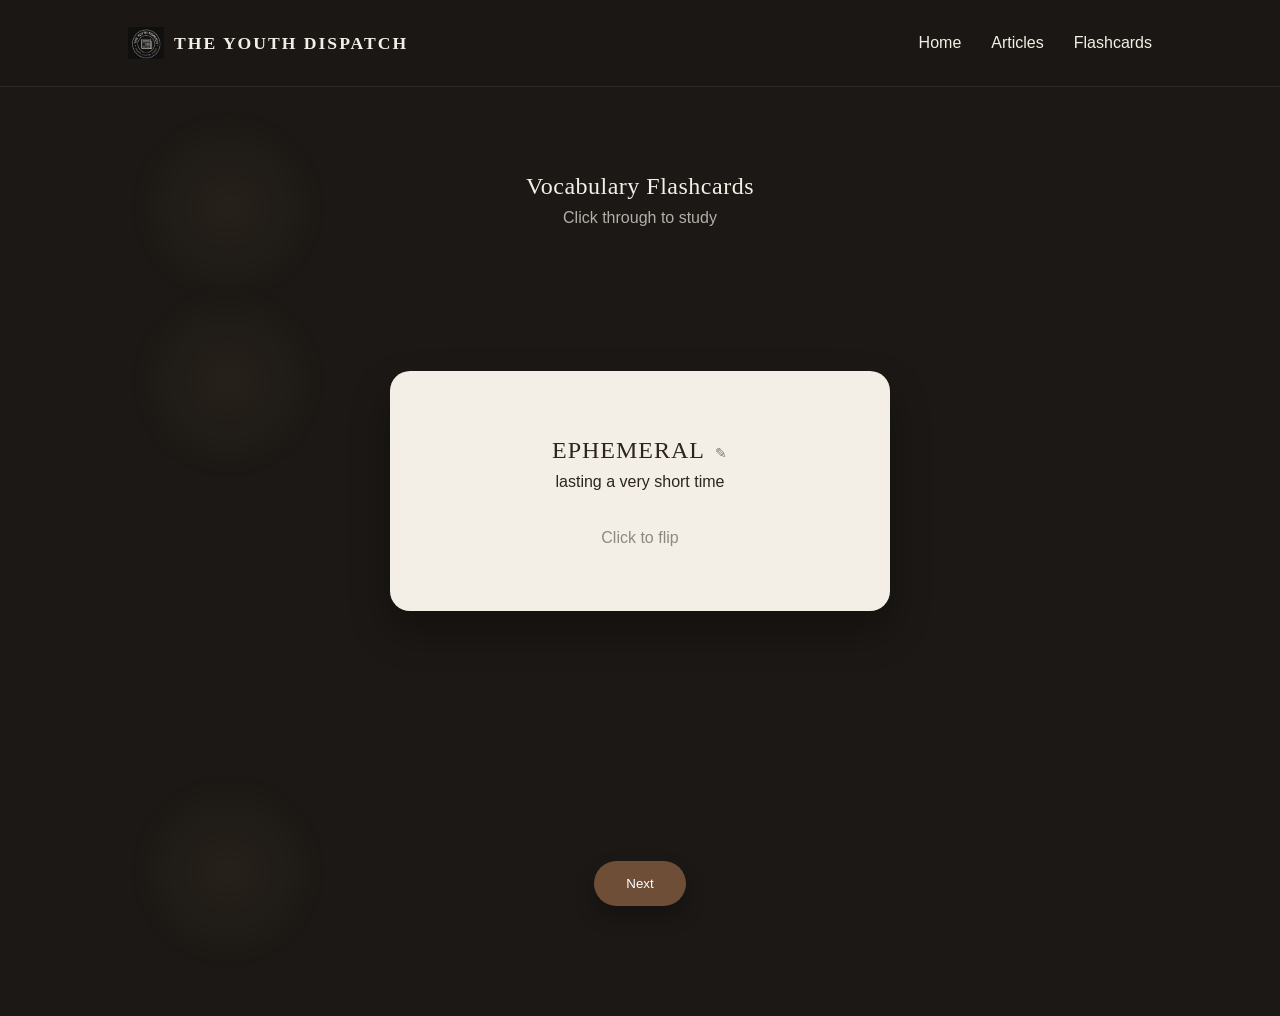
<file: flashcards/vocabulary.html>
<!DOCTYPE html>
<html lang="en">
<head>
<meta charset="UTF-8">
<title>Vocabulary Flashcards</title>

<link rel="stylesheet" href="../style.css">
</head>

<body>

<nav>
    <div class="logo-container">
        <img src="../images/logo.png" class="logo-img">
        <div class="logo">THE YOUTH DISPATCH</div>
    </div>

    <ul>
        <li><a href="../index.html">Home</a></li>
        <li><a href="../articles.html">Articles</a></li>
        <li><a href="../flashcards.html">Flashcards</a></li>
    </ul>
</nav>

<section style="text-align:center; padding:80px 10% 30px;">
    <h1>Vocabulary Flashcards</h1>
    <p style="opacity:0.7;">Click through to study</p>
</section>

<!-- FLASHCARD BOX -->
<section style="display:flex; justify-content:center;">

    <div id="card" style="
        background:#f4efe6;
        color:#2d241c;
        padding:60px;
        border-radius:20px;
        width:500px;
        text-align:center;
        box-shadow:0 20px 40px rgba(0,0,0,.3);
        cursor:pointer;
        user-select:none;
    ">

        <h2 id="word">Word</h2>
        <p id="definition">Definition</p>

        <p style="margin-top:30px; opacity:0.5;">Click to flip</p>

    </div>

</section>

<!-- BUTTONS -->
<section style="text-align:center; margin-top:30px;">

    <button class="btn" onclick="nextCard()">Next</button>

</section>

<script>
// ===== YOUR FLASHCARDS (EDIT THESE) =====
const cards = [
    { word: "Ephemeral", definition: "lasting a very short time" },
    { word: "Ubiquitous", definition: "found everywhere" },
    { word: "Candid", definition: "honest and straightforward" },
    { word: "Mitigate", definition: "make less severe" }
];

let index = 0;
let showingWord = true;

const wordEl = document.getElementById("word");
const defEl = document.getElementById("definition");
const card = document.getElementById("card");

// load first card
function loadCard() {
    wordEl.textContent = cards[index].word;
    defEl.textContent = cards[index].definition;
    showingWord = true;
}

// flip card
card.addEventListener("click", () => {
    if (showingWord) {
        defEl.style.display = "block";
        wordEl.style.display = "none";
        showingWord = false;
    } else {
        defEl.style.display = "none";
        wordEl.style.display = "block";
        showingWord = true;
    }
});

// next card
function nextCard() {
    index++;
    if (index >= cards.length) index = 0;
    loadCard();
}

// start
loadCard();
</script>

</body>
</html>
</file>
<file: style.css>
:root{
    --background:#1b1815;
    --secondary:#27221d;

    --paper:#f4efe6;
    --paper-dark:#e4dbcc;

    --brown:#6f4e37;
    --gold:#b08d57;

    --text:#2d241c;
}

*{
    margin:0;
    padding:0;
    box-sizing:border-box;
}

html{
    scroll-behavior:smooth;
}

body{
    background:var(--background);
    color:var(--paper);
    font-family:'Inter',sans-serif;
}

h1, h2, h3{
    font-family:'Abril Fatface', serif;
    letter-spacing:0.5px;
    font-weight:400;
}

nav{
    display:flex;
    justify-content:space-between;
    align-items:center;

    padding:25px 10%;

    border-bottom:1px solid rgba(255,255,255,.08);

    position:sticky;
    top:0;

    z-index:9999;

    backdrop-filter:blur(10px);
    background:rgba(27,24,21,.95);
}

.logo{
    font-family:'Libre Baskerville', serif;
    letter-spacing:2px;
    font-size:1.1rem;
    font-weight:700;
}

nav ul{
    display:flex;
    gap:30px;
    list-style:none;
    align-items:center;
}

nav ul li{
    position:relative;
}

nav a{
    color:var(--paper);
    text-decoration:none;

    display:inline-block;
    position:relative;

    padding:5px 0;
}

nav a::after{
    content:"";
    position:absolute;

    left:0;
    bottom:0;

    width:100%;
    height:2px;

    background:var(--gold);

    transform:scaleX(0);
    transform-origin:left;

    transition:transform .3s ease;
}

nav a:hover::after{
    transform:scaleX(1);
}
.hero{
    min-height:85vh;

    display:flex;
    justify-content:center;
    align-items:center;

    text-align:center;

    padding:40px;
    
     position:relative;
    overflow:hidden;
}

.hero::before{
    content:"";
    position:absolute;
    inset:0;
    background:
        radial-gradient(circle at 20% 30%, rgba(176,141,87,.15), transparent 40%),
        radial-gradient(circle at 80% 60%, rgba(111,78,55,.12), transparent 45%);
    pointer-events:none;
}

.hero::after{
    content:"";
    position:absolute;
    bottom:0;
    left:50%;
    transform:translateX(-50%);
    width:60%;
    height:2px;
    background:linear-gradient(90deg, transparent, var(--gold), transparent);
    opacity:.5;
}

.hero-content{
    max-width:1200px;
    margin-top:-20px;
}

.edition{
    color:rgba(244,239,230,.65);
    letter-spacing:2px;
    font-size:.8rem;
    margin-bottom:25px;
    text-transform:uppercase;
}

.hero h1{
    font-family:'Abril Fatface', serif;

    font-size:clamp(4.5rem, 9vw, 6.5rem);
    
    font-weight:400;

    line-height:1;

    margin-bottom:20px;

    letter-spacing:1px;

    animation:fadeUp 1.5s ease;

    text-shadow:
        0 2px 0 rgba(0,0,0,.2),
        0 8px 20px rgba(0,0,0,.25);
}

.hero h1::after{
    content:"";

    display:block;

    width:180px;
    height:2px;

    background:var(--gold);

    margin:20px auto;
}

@keyframes fadeUp{
    from{
        opacity:0;
        transform:translateY(40px);
    }

    to{
        opacity:1;
        transform:translateY(0);
    }
}

.subtitle{
    font-size:1.15rem;
    line-height:1.8;
    opacity:.9;
    max-width:650px;
    margin:0 auto;
    padding:0 10px;
    position:relative;
}

.subtitle::before{
    content:"“";
    font-size:3rem;
    color:var(--gold);
    position:absolute;
    left:-20px;
    top:-20px;
    opacity:.4;
}

.hero-buttons{
    margin-top:40px;
}

.btn{
    background:var(--brown);
    color:white;

    padding:15px 32px;

    border:none;
    cursor:pointer;

    text-decoration:none;

    display:inline-block;

    border-radius:999px; /* THIS makes it fully round pill style */

    transition:.3s ease;

    box-shadow:0 10px 20px rgba(0,0,0,.25);
}

.btn:hover{
    transform:translateY(-4px) scale(1.03);
    background:#5a3d2c;
}

.outline-btn{
    border:1px solid var(--gold);
    color:var(--gold);

    padding:15px 32px;

    text-decoration:none;

    margin-left:15px;

    display:inline-block;

    border-radius:999px;

    transition:.3s ease;
}

.outline-btn:hover{
    background:var(--gold);
    color:black;

    transform:translateY(-4px) scale(1.03);
}
section{
    padding:110px 10%;
    position:relative;
}

.quote{
    text-align:center;
    padding:60px 10%;
    margin:0;
}

.quote h2{
    font-size:2.4rem;
    max-width:700px;
    margin:auto;
    line-height:1.4;
}

.quote h2::before,
.quote h2::after{
    content:"“";
    color:var(--gold);
    font-size:2rem;
    opacity:.6;
}

.quote h2::after{
    content:"”";
}

.featured h2,
.opportunity h2,
.flashcards h2,
.contributors h2,
.newsletter h2{
    text-align:center;
    margin-bottom:50px;

    font-family:'Cormorant Garamond',serif;
    font-size:3rem;
}

.cards{
    display:grid;
    grid-template-columns:repeat(auto-fit,minmax(300px,1fr));
    gap:30px;
}

.card::before{
    content:"";

    position:absolute;

    top:0;
    left:0;

    width:100%;
    height:4px;

    background:var(--gold);
}

.card{
    background:#f4efe6;
    color:#2d241c;

    padding:35px;

    border-radius:18px;

    position:relative;

    box-shadow:
        8px 8px 0 rgba(0,0,0,.25),
        0 15px 35px rgba(0,0,0,.15);

    transform:rotate(-0.5deg);

    transition:.3s ease;
}

.card::before{
    content:"";

    position:absolute;
    top:-10px;
    left:20px;

    width:60px;
    height:20px;

    background:rgba(255,255,255,.4);

    transform:rotate(-5deg);

    border-radius:4px;

    box-shadow:0 2px 5px rgba(0,0,0,.2);
}

.card:hover{
    transform:translateY(-10px) rotate(0deg);
}

.card span{
    color:var(--brown);
    font-weight:bold;
}

.card h3{
    margin:15px 0;
}

.resource-grid{
    display:grid;
    grid-template-columns:repeat(auto-fit,minmax(220px,1fr));
    gap:25px;
}

.resource-card{
    background:var(--paper-dark);

    color:var(--text);

    padding:40px;

    text-align:center;

    transition:.3s;
}

.resource-card:hover{
    transform:translateY(-8px);
}

.contributors-grid{
    display:grid;
    grid-template-columns:repeat(auto-fit,minmax(250px,1fr));
    gap:40px;

    text-align:center;
}

.circle{
    width:120px;
    height:120px;

    background:var(--brown);

    border-radius:50%;

    margin:auto;
    margin-bottom:20px;
}

.newsletter{
    text-align:center;
}

.newsletter p{
    margin-bottom:25px;
}

.newsletter input{
    padding:15px;

    width:300px;

    max-width:90%;

    margin-bottom:20px;
}

footer{
    text-align:center;

    padding:60px;

    border-top:1px solid rgba(255,255,255,.08);
}

@media(max-width:768px){
    
.hero h1{
    font-size:4rem;
}

nav{
    flex-direction:column;
    gap:20px;
}

nav ul{
    flex-wrap:wrap;
    justify-content:center;
}
}

.particles{
    position:absolute;
    inset:0;
    overflow:hidden;
}

.particles span{
    position:absolute;
    width:4px;
    height:4px;
    background:rgba(184,141,87,.25); /* gold ink dust */
    border-radius:50%;
    animation:floatDust 18s linear infinite;
}

.particles span:nth-child(1){left:10%;animation-delay:0s;}
.particles span:nth-child(2){left:25%;animation-delay:3s;}
.particles span:nth-child(3){left:40%;animation-delay:6s;}
.particles span:nth-child(4){left:55%;animation-delay:9s;}
.particles span:nth-child(5){left:70%;animation-delay:12s;}
.particles span:nth-child(6){left:80%;animation-delay:4s;}
.particles span:nth-child(7){left:90%;animation-delay:8s;}
.particles span:nth-child(8){left:60%;animation-delay:2s;}

@keyframes floatDust{
    from{
        transform:translateY(100vh);
        opacity:0;
    }

    20%{
        opacity:1;
    }

    to{
        transform:translateY(-100px);
        opacity:0;
    }
}

.divider{
    text-align:center;
    margin:60px 0;
    position:relative;
    color:var(--gold);
}

.divider::before{
    content:"";
    position:absolute;
    top:50%;
    left:50%;
    transform:translate(-50%,-50%);

    width:60%;
    height:20px;

    background:
        repeating-linear-gradient(
            45deg,
            rgba(0,0,0,.05),
            rgba(0,0,0,.05) 2px,
            transparent 2px,
            transparent 6px
        );

    opacity:.2;
}

.reveal{
    opacity:0;
    transform:translateY(30px);
    transition:all .7s ease;
}

.reveal.active{
    opacity:1;
    transform:translateY(0);
}
.featured{
    background:#211d19;
}

.opportunity{
    background:#181512;
}

.contributors{
    background:#181512;
}

.newsletter{
    background:#211d19;
}
.featured h2::after,
.opportunity h2::after,
.contributors h2::after,
.newsletter h2::after{
    content:"";

    display:block;

    width:120px;
    height:2px;

    background:var(--gold);

    margin:18px auto 0;
}

.opportunity-card h3{
    color: var(--paper);
}

.opportunity-card .btn{
    margin-top:10px;
}

.article-thumb{
    width:100%;
    height:180px;

    object-fit:cover;

    margin-bottom:20px;

    border-radius:4px;
}

.card:hover .article-thumb{
    transform:scale(1.03);
    transition:.3s ease;
}
.index-section{
    text-align:center;
}

.index-grid{
    display:grid;
    grid-template-columns:repeat(auto-fit,minmax(220px,1fr));
    gap:20px;
    margin-top:50px;
}

.index-card::before{
    content:"";

    position:absolute;
    top:-8px;
    right:20px;

    width:14px;
    height:14px;

    background:#b08d57;

    border-radius:50%;

    box-shadow:0 3px 6px rgba(0,0,0,.3);
}

.card, .index-card, .opportunity-card, input, button{
    border-radius:16px;
}

.index-card{
    background:#f4efe6;
    color:#2d241c;

    padding:30px;

    border-radius:18px;

    box-shadow:
        8px 8px 0 rgba(0,0,0,.25),
        0 12px 30px rgba(0,0,0,.12);

    position:relative;

    transition:.3s ease;

    transform:rotate(0.6deg);
}

.index-card:nth-child(even){
    transform:rotate(-0.6deg);
}

.index-card:hover{
    transform:translateY(-8px) rotate(0deg);
}

.index-card h3{
    margin-bottom:10px;
    color:#6f4e37;
}

.index-card span{
    display:block;
    margin-top:20px;
    font-weight:bold;
    color:#b08d57;
}

body::before{
    content:"";
    position:fixed;
    inset:0;
    pointer-events:none;
    z-index:-1;

    background:
    radial-gradient(rgba(255,255,255,.08) 1px, transparent 1px);

    background-size:6px 6px;

    opacity:.04;
}

body::after{
    content:"";
    position:fixed;
    inset:0;
    pointer-events:none;
    z-index:-1;

    background-image:
        url("https://www.transparenttextures.com/patterns/paper-fibers.png");

    opacity:0.05;
}

body{
    line-height:1.6;
}

section{
    padding:110px 10%;
    position:relative;
}

h2{
    letter-spacing:1px;
    text-transform:uppercase;
}
.logo-container{
    display:flex;
    align-items:center;
    gap:10px;
}

.logo-img{
    width:36px;
    height:36px;

    object-fit:contain;

    image-rendering: -webkit-optimize-contrast;
    image-rendering: crisp-edges;
}

.index-section{
    text-align:center;
    background:#1f1a16;
}

.opportunity-card{
    background: linear-gradient(145deg, #27221d, #1a1612);
    text-align:center;

    padding:70px 50px;

    border:1px solid rgba(255,255,255,.10);
    border-radius:18px;

    max-width:900px;
    margin:0 auto;

    box-shadow:
        0 20px 50px rgba(0,0,0,.35),
        inset 0 1px 0 rgba(255,255,255,.05);
}

.opportunity-card h3{
    color: var(--paper);
    margin-bottom:15px;
}

.opportunity-card p{
    color: rgba(244, 239, 230, 0.88);
    line-height:1.7;
    margin-bottom:30px;
}

.index-card:nth-child(odd){
    transform:rotate(-0.5deg);
}

.index-card:nth-child(even){
    transform:rotate(0.5deg);
}

.person{
    background:rgba(244,239,230,0.05);
    padding:30px;
    border:1px solid rgba(255,255,255,.08);
    transition:.3s;
}

.person:hover{
    transform:translateY(-6px);
    background:rgba(244,239,230,0.08);
}

section::before{
    content:"";
    position:absolute;
    width:200px;
    height:200px;
    background:radial-gradient(circle, rgba(176,141,87,.08), transparent 70%);
    top:20px;
    left:10%;
    filter:blur(2px);
    pointer-events:none;
}

h2{
    position:relative;
}

h2::after{
    content:"✎";
    font-size:14px;
    margin-left:10px;
    opacity:.6;
}

.card,
.index-card{
    transform:rotate(-0.3deg);
    transition:.35s ease;
}

.card:nth-child(even),
.index-card:nth-child(even){
    transform:rotate(0.3deg);
}

.card:hover,
.index-card:hover{
    transform:translateY(-10px) rotate(0deg);
    box-shadow:14px 14px 0 rgba(0,0,0,.25);
}

.index-card{
    text-align:left;
}

.card, .index-card{
    letter-spacing:0.2px;
}

.particles,
.hero::before,
.hero::after{
    pointer-events: none;
}

.card,
.index-card {
    display: block;
    text-decoration: none;
    color: inherit;
}

a.card,
a.index-card {
    display: block;
    text-decoration: none;
    color: #2d241c;
}

.card span,
.card h3,
.card p,
.index-card span,
.index-card h3,
.index-card p {
    color: inherit;
}

.search-bar{
    width:100%;
    max-width:600px;

    padding:18px 25px;

    background:#27221d;
    color:#f4efe6;

    border:1px solid rgba(255,255,255,.1);
    border-radius:999px;

    font-size:1rem;

    outline:none;

    transition:.3s ease;
}

.search-bar:focus{
    border-color:#b08d57;

    box-shadow:0 0 0 3px rgba(176,141,87,.15);
}

.search-bar::placeholder{
    color:rgba(244,239,230,.5);
}

.article{
    max-width:800px;
    margin:auto;
    padding:80px 20px;
}

.article-header{
    text-align:center;
    margin-bottom:50px;
}

.article-category{
    letter-spacing:2px;
    font-size:.8rem;
    opacity:.6;
    text-transform:uppercase;
}

.article-title{
    font-size:3rem;
    margin:20px 0;
    font-family:'Abril Fatface', serif;
}

.article-subtitle{
    font-size:1.2rem;
    opacity:.8;
    margin-bottom:20px;
}

.article-meta{
    font-size:.9rem;
    opacity:.6;
}

.article-hero{
    width:100%;
    border-radius:12px;
    margin:40px 0;
}

.article-content{
    font-size:1.1rem;
    line-height:1.9;
}

.article-content p{
    margin-bottom:24px;
}

.article-image{
    width:100%;
    border-radius:12px;
    margin:30px 0;
    box-shadow:0 10px 30px rgba(0,0,0,.2);
}

/* Substack-style drop cap */
.dropcap::first-letter{
    font-size:3.5rem;
    float:left;
    line-height:1;
    padding-right:10px;
    font-family:'Abril Fatface', serif;
    color:var(--gold);
}

.submit-container{
    max-width:900px;
    margin:auto;
    text-align:center;
    padding:40px 20px;
}

.form-box{
    margin-top:40px;

    background:#211d19;
    border:1px solid rgba(255,255,255,.1);

    padding:20px;

    border-radius:18px;

    box-shadow:0 15px 40px rgba(0,0,0,.25);
}

#form-message{
    margin-top:15px;
    font-size:0.9rem;
}

.flash-hero{
    text-align:center;
    padding:90px 10% 60px;
}

.featured-deck{
    max-width:950px;
    margin:auto;
}

.featured-card{
    display:block;
    background:#f4efe6;
    color:#2d241c;
    padding:60px;
    text-decoration:none;
    border-radius:20px;
    box-shadow:0 18px 40px rgba(0,0,0,.2);
    transition:.3s;
}

.featured-card:hover{
    transform:translateY(-8px);
}

.featured-card span{
    color:#6f4e37;
    font-weight:bold;
    text-transform:uppercase;
    letter-spacing:1px;
}

.featured-card h2{
    margin:18px 0;
}

.open-link{
    margin-top:30px;
    color:#b08d57;
    font-weight:bold;
}

.deck-grid{
    display:grid;
    grid-template-columns:repeat(auto-fit,minmax(320px,1fr));
    gap:30px;
    max-width:950px;
    margin:60px auto;
}

.deck-card{
    background:#f4efe6;
    color:#2d241c;
    padding:40px;
    border-radius:18px;
    text-decoration:none;
    transition:.3s;
}

.deck-card:hover{
    transform:translateY(-8px);
}

.volunteer-banner{
    text-align:center;
    background:#211d19;
    padding:90px 10%;
}

/* FLASHCARD */

.flashcard{

    width:600px;
    height:420px;

    perspective:1400px;

    cursor:pointer;

    margin:auto;

}

.flashcard-inner{

    position:relative;

    width:100%;
    height:100%;

    transition:transform .65s cubic-bezier(.2,.8,.2,1);

    transform-style:preserve-3d;

}

.flashcard.flipped .flashcard-inner{

    transform:rotateY(180deg);

}

.flashcard-front,
.flashcard-back{

    position:absolute;

    width:100%;
    height:100%;

    overflow:hidden;

    border-radius:22px;

    background:#f4efe6;

    box-shadow:
        0 20px 45px rgba(0,0,0,.35);

    backface-visibility:hidden;

}

.flashcard-back{

    transform:rotateY(180deg);

}

.flashcard img{

    width:100%;
    height:100%;

    object-fit:contain;

    display:block;

}

.flashcard:hover{

    transform:translateY(-4px);

    transition:.25s;

}
.volunteer-banner p{
    max-width:650px;
    margin:25px auto;
}
.substack-container {
    width: 100%;
    max-width: 480px;
    height: 150px;
    margin: 0 auto;
}

.substack-container iframe {
    width: 100%;
    height: 150px;
    border: none;
    background: transparent;
}
</file>
